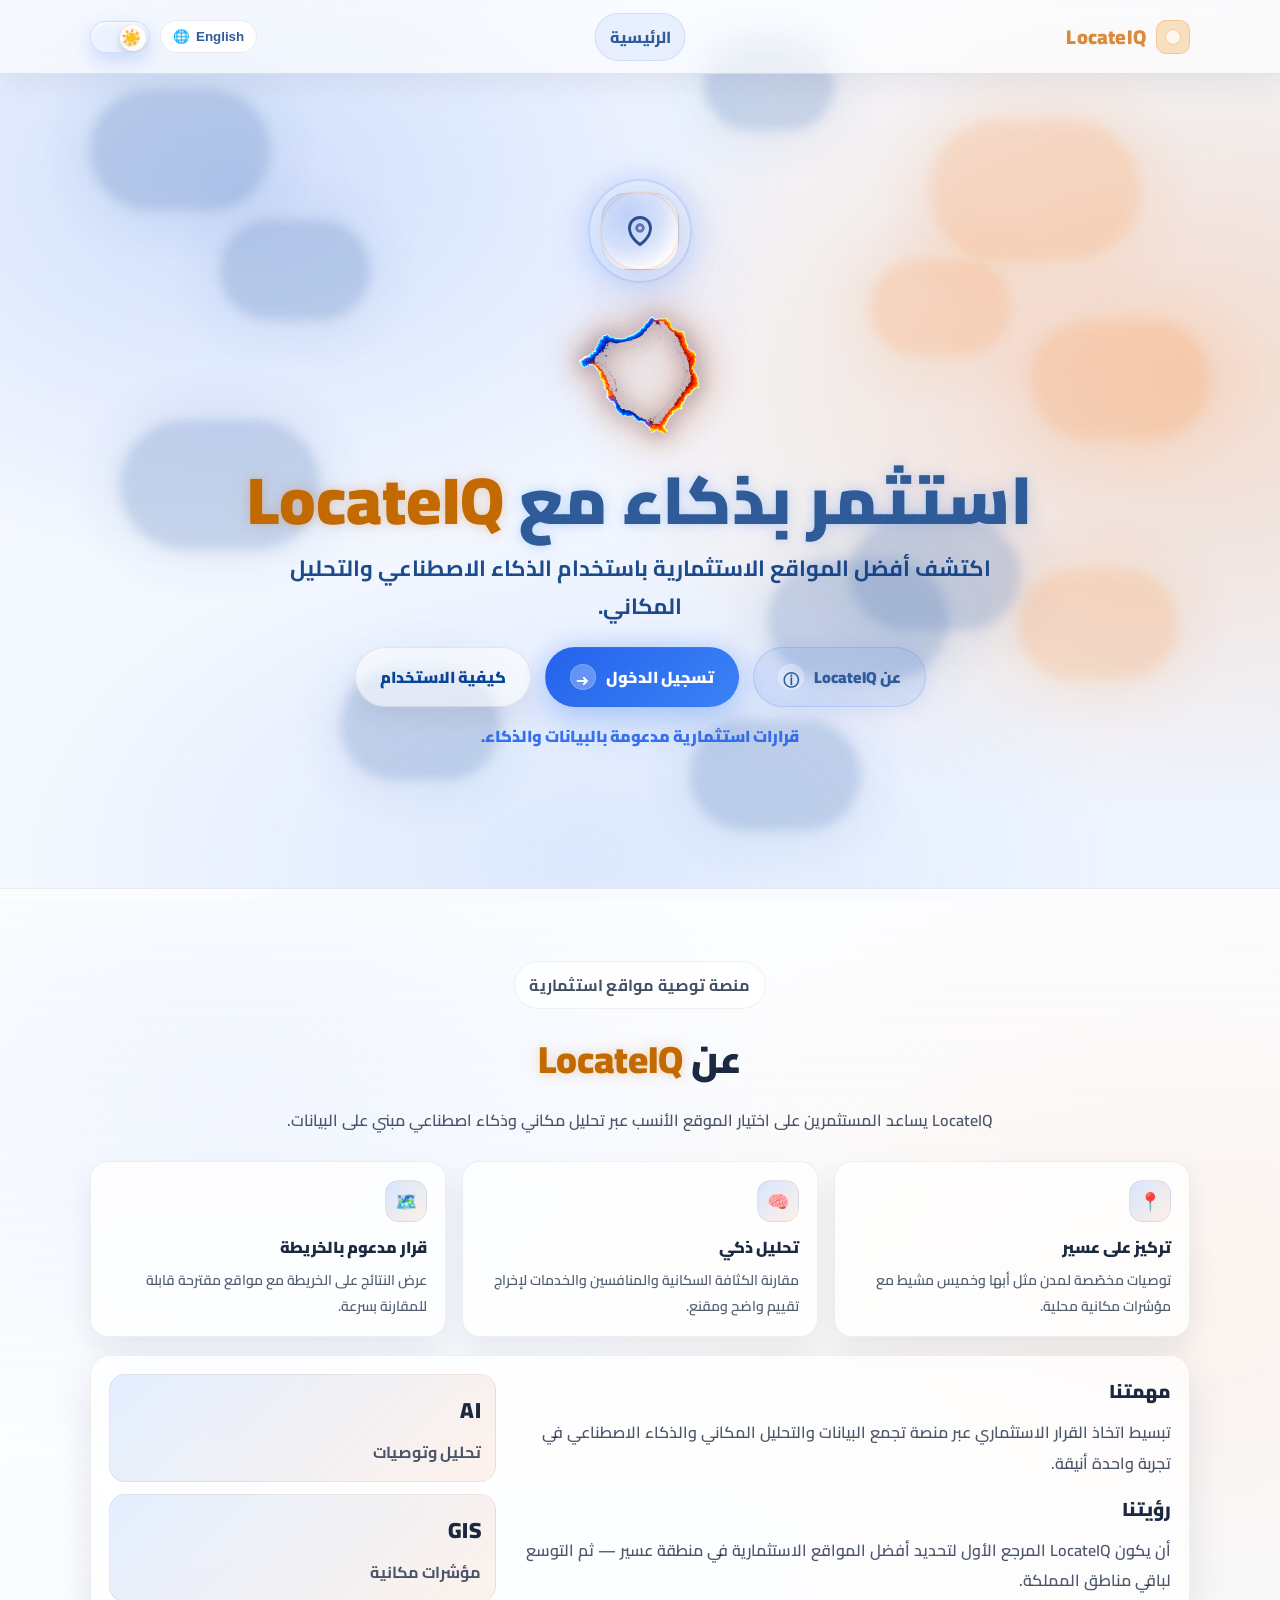
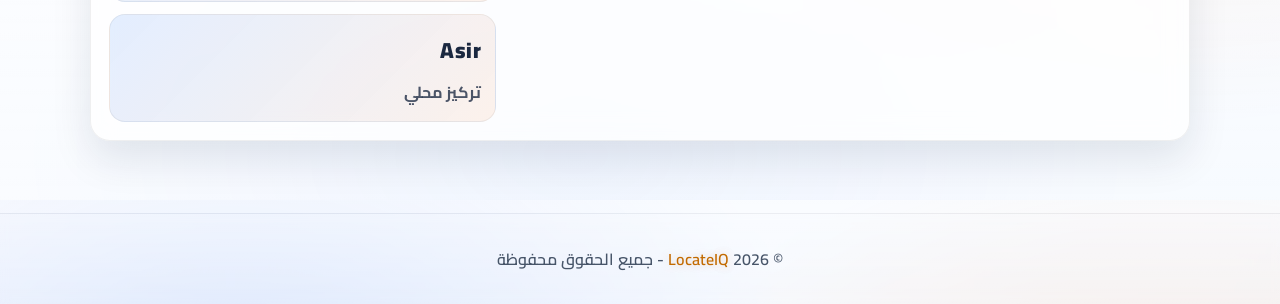
<file: new_project/index.html>
<!doctype html>
<html lang="ar" dir="rtl">
<head>
  <meta charset="UTF-8" />
  <meta name="viewport" content="width=device-width, initial-scale=1.0"/>
  <title data-i18n-title="home_title">LocateIQ | الصفحة الرئيسية</title>

  <!-- Font -->
  <link rel="preconnect" href="https://fonts.googleapis.com">
  <link rel="preconnect" href="https://fonts.gstatic.com" crossorigin>
  <link href="https://fonts.googleapis.com/css2?family=Cairo:wght@400;600;700;800;900&display=swap" rel="stylesheet">

  <link rel="stylesheet" href="main.css">
  <link rel="stylesheet" href="home.css">
  <script src="theme.js"></script>
</head>

<body>

  <!-- Background blobs -->
  <div class="bg" aria-hidden="true">
    <span class="blob b1"></span>
    <span class="blob b2"></span>
    <span class="blob b3"></span>
    <span class="blob b4 orange"></span>
    <span class="blob b5 orange"></span>
    <span class="blob b6"></span>
    <span class="blob b7"></span>
    <span class="blob b8"></span>
    <span class="blob b9"></span>
    <span class="blob b10 orange"></span>
    <span class="blob b11"></span>
    <span class="blob b12 orange"></span>
  </div>

  <!-- Top Navbar -->
  <header class="topbar">
    <div class="container topbar-inner">

      <a class="brand" href="#">
        <span class="brand-text">LocateIQ</span>
        <span class="brand-icon" aria-hidden="true">
          <svg viewBox="0 0 24 24" fill="none">
            <path d="M12 2a10 10 0 1 0 0 20 10 10 0 0 0 0-20Z" opacity=".7"/>
            <path d="M14.8 9.2 9.2 14.8l2.2-5.6 3.4 0Z" />
            <path d="M9.2 14.8 14.8 9.2l-2.2 5.6-3.4 0Z" opacity=".7"/>
          </svg>
        </span>
      </a>

      <nav class="nav-center" aria-label="روابط">
        <a class="nav-link active" href="#" data-i18n="nav_home">الرئيسية</a>
      </nav>

      <div class="actions">
        <button class="lang-btn" id="langBtn" type="button">
          <span id="langText">English</span>
          <span class="mini-ic" aria-hidden="true">🌐</span>
        </button>
        <button class="theme-btn" id="themeBtn" type="button" aria-label="Theme">
          <span id="themeText" style="display:none;">Dark</span>
          <span class="theme-moon">🌙</span>
        </button>
      </div>

    </div>
  </header>

  <!-- Hero -->
  <main class="hero">
    <div class="container hero-inner">

      <div class="hero-icon" aria-hidden="true">
        <div class="pulse-ring"></div>
        <div class="pulse-ring r2"></div>
        <div class="pin">
          <svg viewBox="0 0 24 24" fill="none">
            <path d="M12 21s7-4.4 7-11a7 7 0 1 0-14 0c0 6.6 7 11 7 11Z"/>
            <path d="M12 12.2a2.2 2.2 0 1 0 0-4.4 2.2 2.2 0 0 0 0 4.4Z" opacity=".7"/>
          </svg>
        </div>
      </div>

      <div class="map-wrap" aria-hidden="true">
        <img class="asir-outline" src="asir-outline.png" alt="">
      </div>

      <h1 class="title">
        استثمر بذكاء مع <span class="brand-glow">LocateIQ</span>
      </h1>

      <p class="subtitle">
        اكتشف أفضل المواقع الاستثمارية باستخدام الذكاء الاصطناعي والتحليل المكاني.
      </p>

      <div class="cta">
        <a class="btn btn-secondary" href="#about">
          <span data-i18n="btn_about">عن LocateIQ</span>
          <span class="btn-ic" aria-hidden="true">ⓘ</span>
        </a>

        <a class="btn btn-primary" href="login.html">
          <span data-i18n="btn_login">تسجيل الدخول</span>
          <span class="btn-ic" aria-hidden="true">➜</span>
        </a>

        <a class="btn btn-ghost" href="how.html">
          <span data-i18n="btn_how">كيفية الاستخدام</span>
        </a>
      </div>

      <p class="tagline" data-i18n="hero_tagline">قرارات استثمارية مدعومة بالبيانات والذكاء.</p>

    </div>
  </main>
<!-- ABOUT SECTION -->
  <section class="about" id="about">
    <div class="container about-wrap">

      <header class="about-head">
        <span class="about-kicker" data-i18n="about_kicker">منصة توصية مواقع استثمارية</span>

        <h2 class="about-title">
          <span data-i18n="about_title_prefix">عن</span>
          <span class="brand-glow">LocateIQ</span>
        </h2>

        <p class="about-sub" data-i18n="about_sub">
          LocateIQ يساعد المستثمرين على اختيار الموقع الأنسب عبر تحليل مكاني وذكاء اصطناعي مبني على البيانات.
        </p>
      </header>

      <!-- Highlights -->
      <div class="about-grid">
        <article class="about-card">
          <div class="about-card-ic" aria-hidden="true">📍</div>
          <h3 class="about-card-title" data-i18n="about_c1_title">تركيز على عسير</h3>
          <p class="about-card-text" data-i18n="about_c1_text">
            توصيات مخصّصة لمدن مثل أبها وخميس مشيط مع مؤشرات مكانية محلية.
          </p>
        </article>

        <article class="about-card">
          <div class="about-card-ic" aria-hidden="true">🧠</div>
          <h3 class="about-card-title" data-i18n="about_c2_title">تحليل ذكي</h3>
          <p class="about-card-text" data-i18n="about_c2_text">
            مقارنة الكثافة السكانية والمنافسين والخدمات لإخراج تقييم واضح ومقنع.
          </p>
        </article>

        <article class="about-card">
          <div class="about-card-ic" aria-hidden="true">🗺️</div>
          <h3 class="about-card-title" data-i18n="about_c3_title">قرار مدعوم بالخريطة</h3>
          <p class="about-card-text" data-i18n="about_c3_text">
            عرض النتائج على الخريطة مع مواقع مقترحة قابلة للمقارنة بسرعة.
          </p>
        </article>
      </div>

      <!-- Mission + Stats -->
      <div class="about-panel">
        <div class="about-panel-main">
          <h3 class="about-panel-title" data-i18n="about_mission_title">مهمتنا</h3>
          <p class="about-panel-text" data-i18n="about_mission_text">
            تبسيط اتخاذ القرار الاستثماري عبر منصة تجمع البيانات والتحليل المكاني والذكاء الاصطناعي في تجربة واحدة أنيقة.
          </p>

          <h3 class="about-panel-title" data-i18n="about_vision_title">رؤيتنا</h3>
          <p class="about-panel-text" data-i18n="about_vision_text">
            أن يكون LocateIQ المرجع الأول لتحديد أفضل المواقع الاستثمارية في منطقة عسير — ثم التوسع لباقي مناطق المملكة.
          </p>
        </div>

        <div class="about-panel-stats" aria-label="Stats">
          <div class="stat">
            <div class="stat-num">AI</div>
            <div class="stat-label" data-i18n="stat1">تحليل وتوصيات</div>
          </div>
          <div class="stat">
            <div class="stat-num">GIS</div>
            <div class="stat-label" data-i18n="stat2">مؤشرات مكانية</div>
          </div>
          <div class="stat">
            <div class="stat-num">Asir</div>
            <div class="stat-label" data-i18n="stat3">تركيز محلي</div>
          </div>
        </div>
      </div>

    </div>
  </section>

  <!-- FOOTER (جديد) -->
  <footer class="about-footer">
    <div class="container">
      <p>© 2026 <span class="brand-glow">LocateIQ</span> - <span data-i18n="footer_rights">جميع الحقوق محفوظة</span></p>
    </div>
  </footer>

  <script src="script.js"></script>
</body>
</html>
</file>
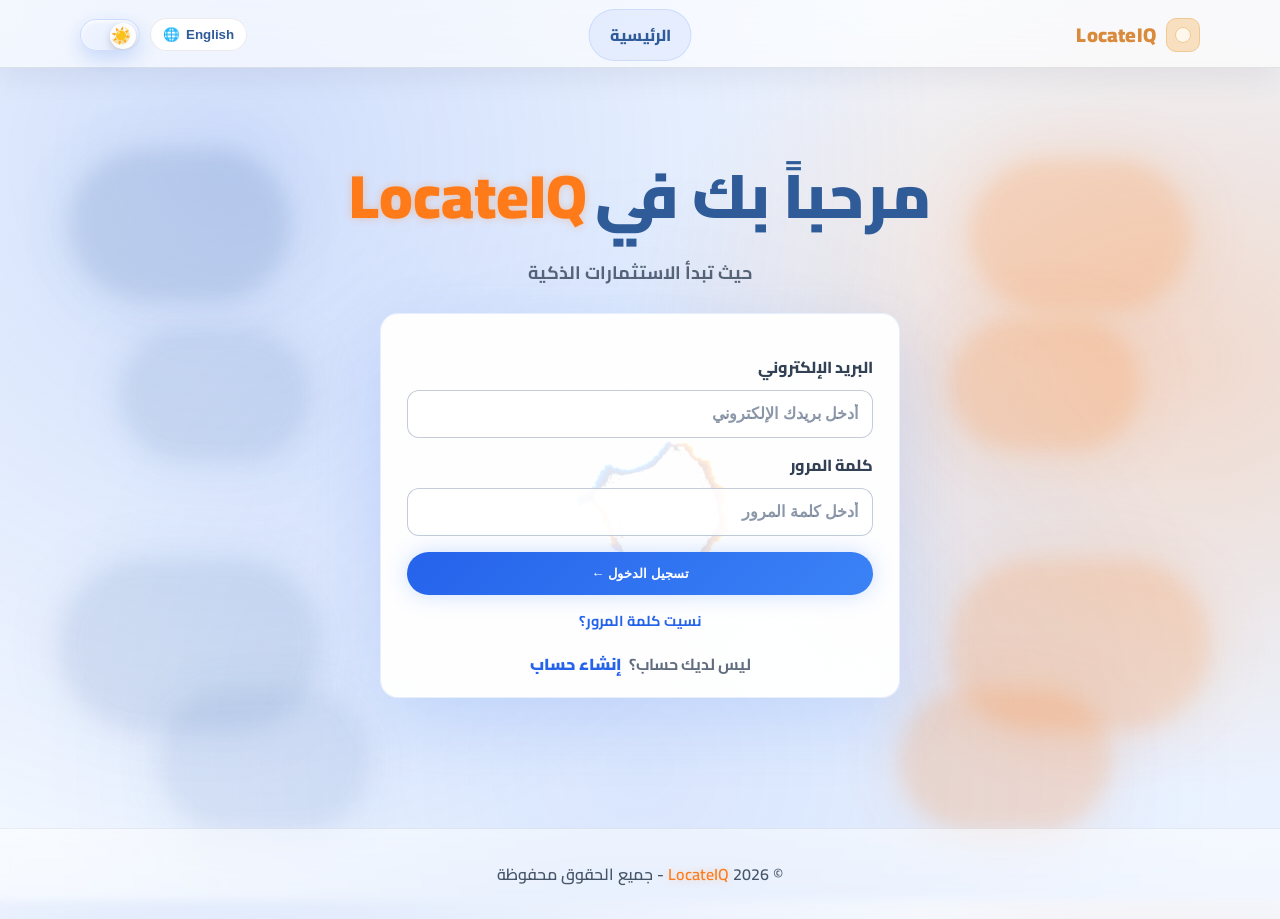
<file: new_project/admin-settings.html>
<!doctype html>
<html lang="ar" dir="rtl">
<head>
  <meta charset="UTF-8" />
  <meta name="viewport" content="width=device-width, initial-scale=1.0"/>
  <title data-i18n="settings_title">LocateIQ | إعدادات النظام</title>

  <!-- Fonts -->
  <link rel="preconnect" href="https://fonts.googleapis.com">
  <link rel="preconnect" href="https://fonts.gstatic.com" crossorigin>
  <link href="https://fonts.googleapis.com/css2?family=Cairo:wght@400;600;700;800;900&display=swap" rel="stylesheet">

  <!-- CSS -->
  <link rel="stylesheet" href="main.css">
  <link rel="stylesheet" href="admin.css">
  <script src="theme.js"></script>
</head>
<body>

  <!-- Background blobs -->
  <div class="bg" aria-hidden="true">
    <span class="blob b1"></span>
    <span class="blob b2"></span>
    <span class="blob b3"></span>
    <span class="blob b4 orange"></span>
    <span class="blob b5 orange"></span>
    <span class="blob b6"></span>
    <span class="blob b7"></span>
    <span class="blob b8"></span>
  </div>

  <!-- Admin Topbar -->
  <header class="topbar admin-topbar">
    <div class="container topbar-inner">
      <a class="brand" href="index.html" aria-label="LocateIQ Home">
        <span class="brand-icon" aria-hidden="true">
          <svg viewBox="0 0 24 24" fill="none">
            <path d="M12 2a10 10 0 1 0 0 20 10 10 0 0 0 0-20Z" opacity=".7"/>
            <path d="M14.8 9.2 9.2 14.8l2.2-5.6 3.4 0Z" />
            <path d="M9.2 14.8 14.8 9.2l-2.2 5.6-3.4 0Z" opacity=".7"/>
          </svg>
        </span>
        <span class="brand-text">LocateIQ</span>
      </a>

      <nav class="nav-center" aria-label="روابط">
        <a class="nav-link" href="index.html" data-i18n="nav_home">الرئيسية</a>
      </nav>

      <div class="actions">
        <button class="lang-btn" id="langBtn" type="button">
          <span id="langText">English</span>
          <span class="mini-ic" aria-hidden="true">🌐</span>
        </button>
        <button class="theme-btn" id="themeBtn" type="button" aria-label="Theme">
          <span id="themeText" style="display:none;">Dark</span>
          <span class="theme-moon">🌙</span>
        </button>
      </div>
    </div>
  </header>

  <!-- Main Layout -->
  <div class="admin-layout">
    
    <!-- Sidebar -->
    <aside class="admin-sidebar">
      <div class="sidebar-header">
        <div class="user-info">
          <div class="user-avatar">👤</div>
          <div class="user-details">
            <div class="user-name">Admin User</div>
            <div class="user-role" data-i18n="admin_role">مدير النظام</div>
          </div>
        </div>
      </div>

      <nav class="sidebar-nav">
        <a href="admin.html" class="nav-link" data-i18n="home">
          <span class="nav-icon">🏠</span>
          <span class="nav-text">الرئيسية</span>
        </a>
        
        <a href="admin-users.html" class="nav-link" data-i18n="users">
          <span class="nav-icon">👥</span>
          <span class="nav-text">المستخدمين</span>
        </a>
        
        <a href="admin-settings.html" class="nav-link active" data-i18n="settings">
          <span class="nav-icon">⚙️</span>
          <span class="nav-text">الإعدادات</span>
        </a>

        <a href="dashboard.html" class="nav-link" data-i18n="user_dashboard">
          <span class="nav-icon">💬</span>
          <span class="nav-text">واجهة المستخدم</span>
        </a>

        <a href="#" class="nav-link" id="themeCustomizer" data-i18n="customize_theme">
          <span class="nav-icon">🎨</span>
          <span class="nav-text">تخصيص المظهر</span>
        </a>
      </nav>

      <div class="sidebar-footer">
        <button class="logout-btn" id="logoutBtn">
          <span class="nav-icon">🚪</span>
          <span class="nav-text" data-i18n="logout">تسجيل الخروج</span>
        </button>
      </div>
    </aside>

    <!-- Main Content -->
    <main class="admin-content">
      <div class="container">

        <!-- Page Header -->
        <header class="page-head">
          <h1 class="page-title" data-i18n="settings_title">إعدادات النظام</h1>
          <p class="page-sub" data-i18n="settings_sub">التحكم في إعدادات المنصة</p>
        </header>

        <!-- Settings Grid -->
        <div class="settings-grid">

          <!-- الإعدادات العامة -->
          <section class="admin-section">
            <h2>
              <span class="section-icon">⚙️</span>
              <span data-i18n="general_settings">الإعدادات العامة</span>
            </h2>
            <div class="settings-form">
              <div class="setting-item">
                <label data-i18n="site_name">اسم الموقع</label>
                <input type="text" value="LocateIQ" class="setting-input">
              </div>
              <div class="setting-item">
                <label data-i18n="admin_email">بريد الأدمن</label>
                <input type="email" value="admin@locateiq.com" class="setting-input">
              </div>
              <div class="setting-item">
                <label data-i18n="maintenance_mode">وضع الصيانة</label>
                <select class="setting-select">
                  <option value="off" selected data-i18n="off">معطل</option>
                  <option value="on" data-i18n="on">مفعل</option>
                </select>
              </div>
            </div>
          </section>

          <!-- إعدادات الذكاء الاصطناعي -->
          <section class="admin-section">
            <h2>
              <span class="section-icon">🧠</span>
              <span data-i18n="ai_settings">إعدادات الذكاء الاصطناعي</span>
            </h2>
            <div class="settings-form">
              <div class="setting-item">
                <label data-i18n="ml_model">نموذج الذكاء</label>
                <div class="static-value">K-Means</div>
              </div>
              <div class="setting-item">
                <label data-i18n="clusters">عدد المجموعات</label>
                <div class="static-value">30</div>
              </div>
              <div class="setting-item">
                <label data-i18n="accuracy">دقة النموذج</label>
                <input type="range" min="0" max="100" value="87" class="setting-range" id="accuracyRange">
                <span class="range-value" id="accuracyValue">87%</span>
              </div>
              <p class="setting-hint" data-i18n="accuracy_hint">تغيير الدقة يعيد تدريب النموذج</p>
            </div>
          </section>

          <!-- إعدادات الخريطة -->
          <section class="admin-section">
            <h2>
              <span class="section-icon">🗺️</span>
              <span data-i18n="map_settings">إعدادات الخريطة</span>
            </h2>
            <div class="settings-form">
              <div class="setting-item">
                <label data-i18n="map_style">نمط الخريطة</label>
                <select class="setting-select" id="mapStyle">
                  <option value="streets" selected data-i18n="streets">شوارع</option>
                  <option value="satellite" data-i18n="satellite">قمر صناعي</option>
                  <option value="terrain" data-i18n="terrain">تضاريس</option>
                </select>
              </div>
              <div class="setting-item">
                <label data-i18n="default_zoom">التكبير الافتراضي</label>
                <input type="number" value="12" min="5" max="18" class="setting-input" id="defaultZoom">
              </div>
              <div class="setting-item">
                <label data-i18n="show_clusters">عرض المجموعات</label>
                <input type="checkbox" checked class="setting-checkbox" id="showClusters">
              </div>
              <div class="setting-item">
                <label data-i18n="cluster_colors">ألوان المجموعات</label>
                <div class="color-preview">
                  <span class="color-dot green"></span> <span data-i18n="high_suitable">مناسب جداً (1-10)</span>
                  <span class="color-dot yellow"></span> <span data-i18n="medium_suitable">متوسط (11-20)</span>
                  <span class="color-dot red"></span> <span data-i18n="low_suitable">غير مناسب (21-30)</span>
                </div>
              </div>
            </div>
          </section>

        </div>

        <!-- Save Button -->
        <div class="settings-actions">
          <button class="save-settings-btn" id="saveSettings">
            <span>💾</span>
            <span data-i18n="save_settings">حفظ الإعدادات</span>
          </button>
        </div>

      </div>
    </main>
  </div>

  <!-- Footer -->
  <footer class="admin-footer">
    <div class="container">
      <p>© 2026 <span class="brand-glow">LocateIQ</span> - <span data-i18n="footer_rights">جميع الحقوق محفوظة</span></p>
    </div>
  </footer>

  <script src="admin.js"></script>
  <script>
    document.addEventListener('DOMContentLoaded', () => {
      // تحديث قيمة الدقة
      const accuracyRange = document.getElementById('accuracyRange');
      const accuracyValue = document.getElementById('accuracyValue');
      
      if (accuracyRange) {
        accuracyRange.addEventListener('input', () => {
          accuracyValue.textContent = accuracyRange.value + '%';
        });
      }

      // حفظ الإعدادات
      document.getElementById('saveSettings')?.addEventListener('click', () => {
        const accuracy = document.getElementById('accuracyRange').value;
        alert(`تم حفظ الإعدادات\nدقة النموذج: ${accuracy}% (محاكاة)`);
        
        // هنا راح نرسل للباك ايند
        // fetch('/api/settings', { method: 'POST', body: JSON.stringify({ accuracy }) })
      });
    });
  </script>
</body>
</html>
</file>
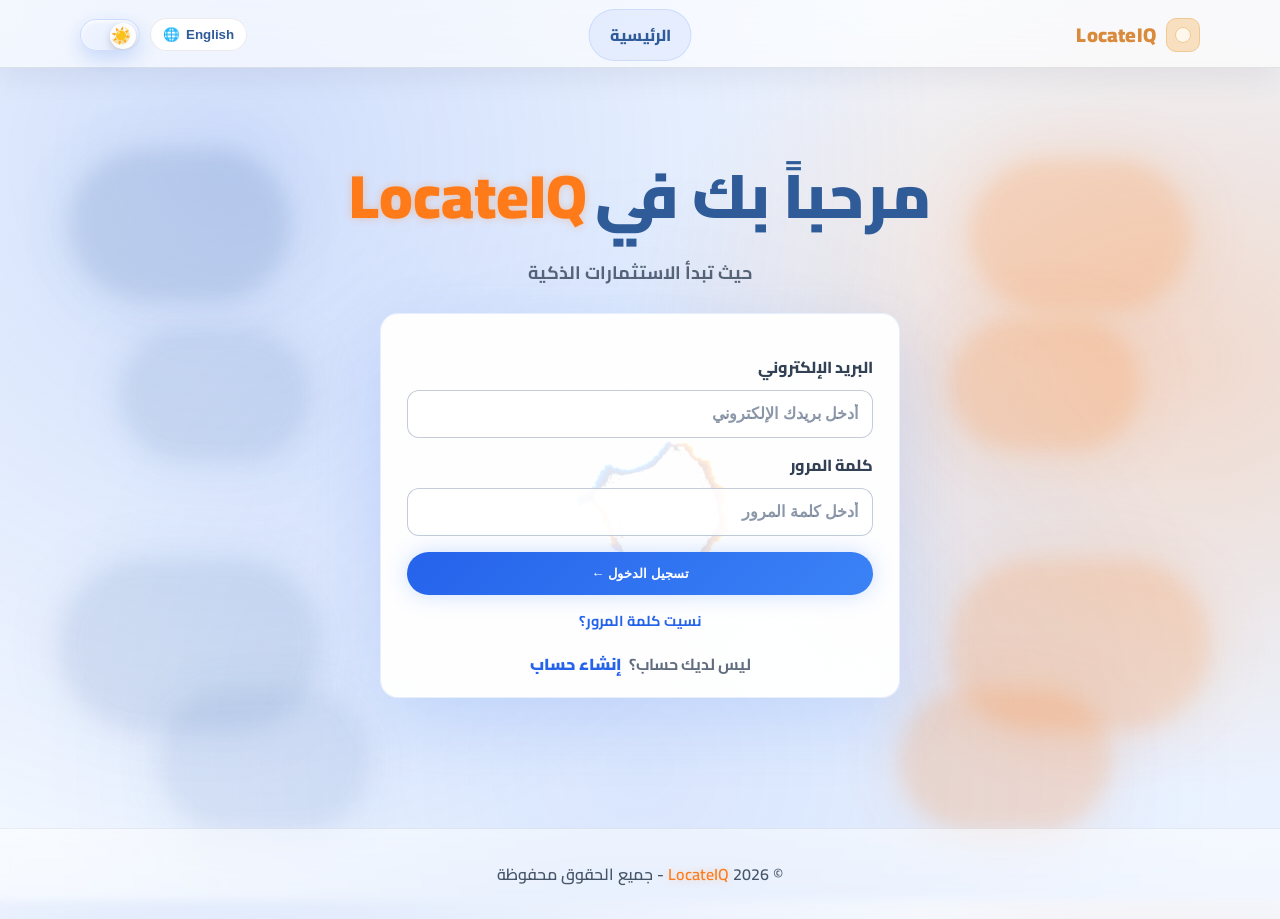
<file: new_project/admin-users.html>
<!doctype html>
<html lang="ar" dir="rtl">
<head>
  <meta charset="UTF-8" />
  <meta name="viewport" content="width=device-width, initial-scale=1.0"/>
  <title data-i18n="users_title">LocateIQ | إدارة المستخدمين</title>

  <!-- Fonts -->
  <link rel="preconnect" href="https://fonts.googleapis.com">
  <link rel="preconnect" href="https://fonts.gstatic.com" crossorigin>
  <link href="https://fonts.googleapis.com/css2?family=Cairo:wght@400;600;700;800;900&display=swap" rel="stylesheet">

  <!-- CSS -->
  <link rel="stylesheet" href="main.css">
  <link rel="stylesheet" href="admin.css">
  <script src="theme.js"></script>
</head>
<body>

  <!-- Background blobs -->
  <div class="bg" aria-hidden="true">
    <span class="blob b1"></span>
    <span class="blob b2"></span>
    <span class="blob b3"></span>
    <span class="blob b4 orange"></span>
    <span class="blob b5 orange"></span>
    <span class="blob b6"></span>
    <span class="blob b7"></span>
    <span class="blob b8"></span>
  </div>

  <!-- Admin Topbar -->
  <header class="topbar admin-topbar">
    <div class="container topbar-inner">
      <a class="brand" href="index.html">
  <span class="brand-icon" aria-hidden="true">
    <svg viewBox="0 0 24 24" fill="none" width="24" height="24">
      <path d="M12 2a10 10 0 1 0 0 20 10 10 0 0 0 0-20Z" opacity=".7" fill="#ff7a18"/>
      <path d="M14.8 9.2 9.2 14.8l2.2-5.6 3.4 0Z" fill="#ff7a18"/>
      <path d="M9.2 14.8 14.8 9.2l-2.2 5.6-3.4 0Z" opacity=".7" fill="#ff7a18"/>
    </svg>
  </span>
  <span class="brand-text" style="color: #ff7a18 !important;">Locate<span class="brand-glow">IQ</span></span>
</a>

      <nav class="nav-center" aria-label="روابط">
        <a class="nav-link" href="index.html" data-i18n="nav_home">الرئيسية</a>
      </nav>

      <div class="actions">
        <button class="lang-btn" id="langBtn" type="button">
          <span id="langText">English</span>
          <span class="mini-ic" aria-hidden="true">🌐</span>
        </button>
        <button class="theme-btn" id="themeBtn" type="button" aria-label="Theme">
          <span id="themeText" style="display:none;">Dark</span>
          <span class="theme-moon">🌙</span>
        </button>
      </div>
    </div>
  </header>

  <!-- Main Layout -->
  <div class="admin-layout">
    
    <!-- Sidebar -->
    <aside class="admin-sidebar">
      <div class="sidebar-header">
        <div class="user-info">
          <div class="user-avatar">👤</div>
          <div class="user-details">
            <div class="user-name">Admin User</div>
            <div class="user-role" data-i18n="admin_role">مدير النظام</div>
          </div>
        </div>
      </div>

      <nav class="sidebar-nav">
        <a href="admin.html" class="nav-link" data-i18n="home">
          <span class="nav-icon">🏠</span>
          <span class="nav-text">الرئيسية</span>
        </a>
        
        <a href="admin-users.html" class="nav-link active" data-i18n="users">
          <span class="nav-icon">👥</span>
          <span class="nav-text">المستخدمين</span>
        </a>
        
        
        <a href="admin-settings.html" class="nav-link" data-i18n="settings">
          <span class="nav-icon">⚙️</span>
          <span class="nav-text">الإعدادات</span>
        </a>

        <a href="dashboard.html" class="nav-link" data-i18n="user_dashboard">
          <span class="nav-icon">💬</span>
          <span class="nav-text">واجهة المستخدم</span>
        </a>

        <a href="#" class="nav-link" id="themeCustomizer" data-i18n="customize_theme">
          <span class="nav-icon">🎨</span>
          <span class="nav-text">تخصيص المظهر</span>
        </a>
      </nav>

      <div class="sidebar-footer">
        <button class="logout-btn" id="logoutBtn">
          <span class="nav-icon">🚪</span>
          <span class="nav-text" data-i18n="logout">تسجيل الخروج</span>
        </button>
      </div>
    </aside>

    <!-- Main Content -->
    <main class="admin-content">
      <div class="container">

        <!-- Page Header -->
        <header class="page-head">
          <h1 class="page-title" data-i18n="users_title">إدارة المستخدمين</h1>
          <p class="page-sub" data-i18n="users_sub">عرض وإدارة جميع مستخدمي المنصة</p>
        </header>

        <!-- Search and Add Bar -->
        <div class="users-toolbar">
          <div class="search-box">
            <input type="text" id="userSearch" data-i18n-placeholder="search_users" placeholder="بحث عن مستخدم...">
            <span class="search-ic">🔍</span>
          </div>
          <button class="add-user-btn" id="addUserBtn">
            <span>➕</span>
            <span data-i18n="add_user">إضافة مستخدم</span>
          </button>
        </div>

        <!-- Users Table -->
        <section class="admin-section">
          <div class="table-responsive">
            <table class="admin-table" id="usersTable">
              <thead>
                <tr>
                  <th data-i18n="id">#</th>
                  <th data-i18n="name">الاسم</th>
                  <th data-i18n="email">البريد</th>
                  <th data-i18n="role">الدور</th>
                  <th data-i18n="reg_date">تاريخ التسجيل</th>
                  <th data-i18n="status">الحالة</th>
                  <th data-i18n="actions">إجراءات</th>
                </tr>
              </thead>
              <tbody id="usersTableBody">
                <!-- بيانات وهمية -->
                <tr>
                  <td>1</td>
                  <td>سارا الشايع</td>
                  <td>sara@example.com</td>
                  <td><span class="role-badge user">مستخدم</span></td>
                  <td>2026-01-15</td>
                  <td><span class="status-badge active">نشط</span></td>
                  <td>
                    <button class="action-btn edit-btn" data-id="1">✏️</button>
                    <button class="action-btn delete-btn" data-id="1">🗑️</button>
                    <button class="action-btn view-btn" data-id="1">👁️</button>
                  </td>
                </tr>
                <tr>
                  <td>2</td>
                  <td>جود العصيمي</td>
                  <td>joud@example.com</td>
                  <td><span class="role-badge user">مستخدم</span></td>
                  <td>2026-01-20</td>
                  <td><span class="status-badge active">نشط</span></td>
                  <td>
                    <button class="action-btn edit-btn" data-id="2">✏️</button>
                    <button class="action-btn delete-btn" data-id="2">🗑️</button>
                    <button class="action-btn view-btn" data-id="2">👁️</button>
                  </td>
                </tr>
                <tr>
                  <td>3</td>
                  <td>أروى الغامدي</td>
                  <td>arwa@example.com</td>
                  <td><span class="role-badge admin">أدمن</span></td>
                  <td>2026-02-01</td>
                  <td><span class="status-badge active">نشط</span></td>
                  <td>
                    <button class="action-btn edit-btn" data-id="3">✏️</button>
                    <button class="action-btn delete-btn" data-id="3">🗑️</button>
                    <button class="action-btn view-btn" data-id="3">👁️</button>
                  </td>
                </tr>
                <tr>
                  <td>4</td>
                  <td>سارا عامر</td>
                  <td>sarah@example.com</td>
                  <td><span class="role-badge user">مستخدم</span></td>
                  <td>2026-02-10</td>
                  <td><span class="status-badge inactive">غير نشط</span></td>
                  <td>
                    <button class="action-btn edit-btn" data-id="4">✏️</button>
                    <button class="action-btn delete-btn" data-id="4">🗑️</button>
                    <button class="action-btn view-btn" data-id="4">👁️</button>
                  </td>
                </tr>
                <tr>
                  <td>5</td>
                  <td>عبير هادي</td>
                  <td>abeer@example.com</td>
                  <td><span class="role-badge user">مستخدم</span></td>
                  <td>2026-02-15</td>
                  <td><span class="status-badge active">نشط</span></td>
                  <td>
                    <button class="action-btn edit-btn" data-id="5">✏️</button>
                    <button class="action-btn delete-btn" data-id="5">🗑️</button>
                    <button class="action-btn view-btn" data-id="5">👁️</button>
                  </td>
                </tr>
              </tbody>
            </table>
          </div>
        </section>

      </div>
    </main>
  </div>

  <!-- Footer -->
  <footer class="admin-footer">
    <div class="container">
      <p>© 2026 <span class="brand-glow">LocateIQ</span> - <span data-i18n="footer_rights">جميع الحقوق محفوظة</span></p>
    </div>
  </footer>

  <script src="admin.js"></script>
  <script>
    // إضافة أحداث للأزرار (محاكاة)
    document.addEventListener('DOMContentLoaded', () => {
      // أزرار التعديل
      document.querySelectorAll('.edit-btn').forEach(btn => {
        btn.addEventListener('click', (e) => {
          const id = e.currentTarget.dataset.id;
          alert(`تعديل المستخدم رقم ${id} (محاكاة)`);
        });
      });

      // أزرار الحذف
      document.querySelectorAll('.delete-btn').forEach(btn => {
        btn.addEventListener('click', (e) => {
          const id = e.currentTarget.dataset.id;
          if (confirm(`هل أنت متأكد من حذف المستخدم رقم ${id}؟`)) {
            alert(`تم حذف المستخدم ${id} (محاكاة)`);
          }
        });
      });

      // أزرار العرض
      document.querySelectorAll('.view-btn').forEach(btn => {
        btn.addEventListener('click', (e) => {
          const id = e.currentTarget.dataset.id;
          alert(`عرض تفاصيل المستخدم ${id} (محاكاة)`);
        });
      });

      // زر إضافة مستخدم
      document.getElementById('addUserBtn')?.addEventListener('click', () => {
        alert('إضافة مستخدم جديد (محاكاة)');
      });

      // بحث (محاكاة)
      document.getElementById('userSearch')?.addEventListener('input', (e) => {
        console.log('بحث:', e.target.value);
      });
    });
  </script>
</body>
</html>
</file>
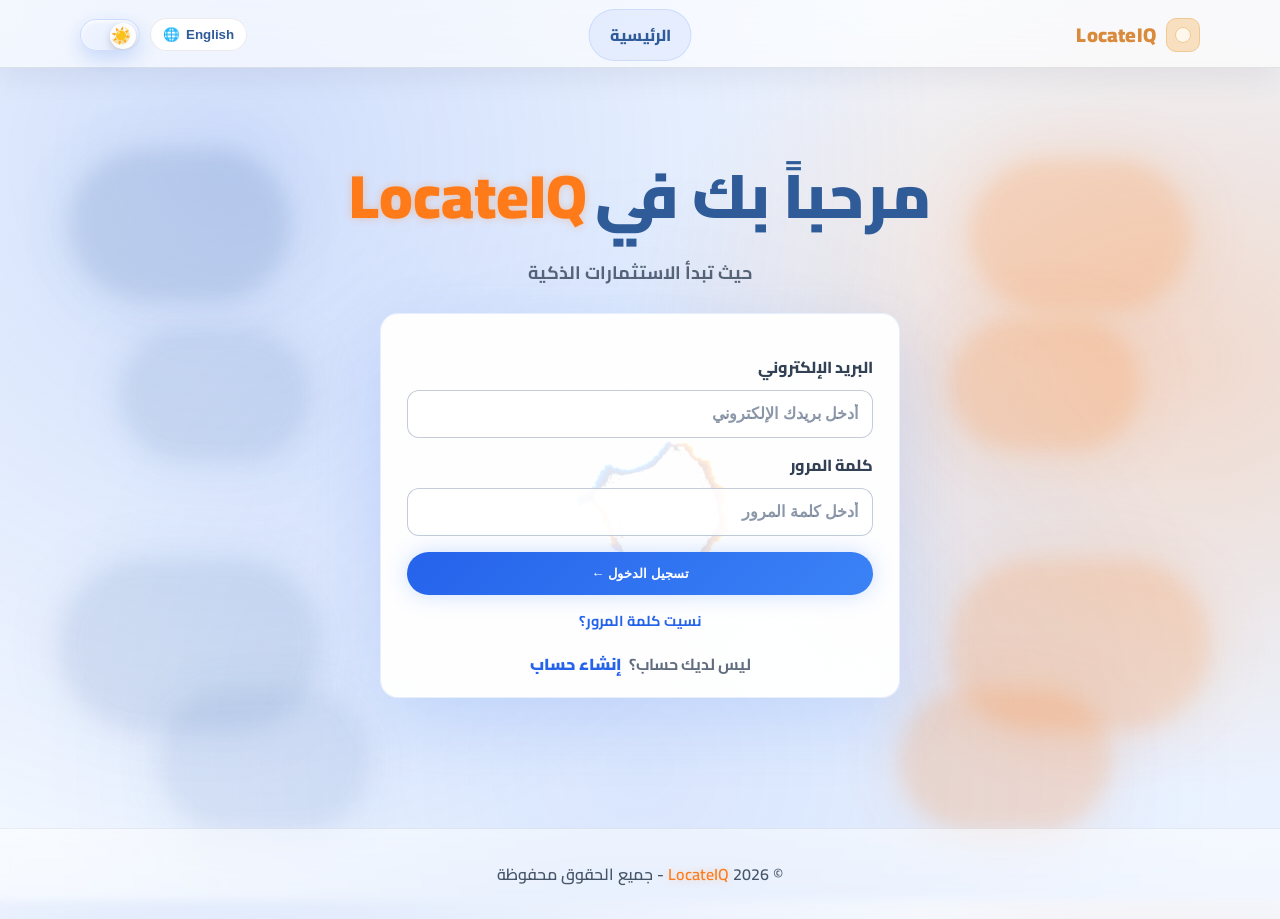
<file: new_project/admin.html>
<!doctype html>
<html lang="ar" dir="rtl">
<head>
  <meta charset="UTF-8" />
  <meta name="viewport" content="width=device-width, initial-scale=1.0"/>
  <title data-i18n="admin_title">LocateIQ | لوحة تحكم الأدمن</title>

  <!-- Fonts -->
  <link rel="preconnect" href="https://fonts.googleapis.com">
  <link rel="preconnect" href="https://fonts.gstatic.com" crossorigin>
  <link href="https://fonts.googleapis.com/css2?family=Cairo:wght@400;600;700;800;900&display=swap" rel="stylesheet">

  <!-- CSS -->
  <link rel="stylesheet" href="main.css">
  <link rel="stylesheet" href="admin.css">
  <script src="theme.js"></script>
</head>
<body>

  <!-- Background blobs -->
  <div class="bg" aria-hidden="true">
    <span class="blob b1"></span>
    <span class="blob b2"></span>
    <span class="blob b3"></span>
    <span class="blob b4 orange"></span>
    <span class="blob b5 orange"></span>
    <span class="blob b6"></span>
    <span class="blob b7"></span>
    <span class="blob b8"></span>
  </div>

  <!-- Admin Topbar (نفس الهوم) -->
  <header class="topbar admin-topbar">
    <div class="container topbar-inner">
<a class="brand" href="index.html">
  <span class="brand-icon" aria-hidden="true">
    <svg viewBox="0 0 24 24" fill="none" width="24" height="24">
      <path d="M12 2a10 10 0 1 0 0 20 10 10 0 0 0 0-20Z" opacity=".7" fill="#ff7a18"/>
      <path d="M14.8 9.2 9.2 14.8l2.2-5.6 3.4 0Z" fill="#ff7a18"/>
      <path d="M9.2 14.8 14.8 9.2l-2.2 5.6-3.4 0Z" opacity=".7" fill="#ff7a18"/>
    </svg>
  </span>
  <span class="brand-text" style="color: #ff7a18 !important;">Locate<span class="brand-glow">IQ</span></span>
</a>

      <nav class="nav-center" aria-label="روابط">
        <a class="nav-link" href="index.html" data-i18n="nav_home">الرئيسية</a>
      </nav>

      <div class="actions">
        <button class="lang-btn" id="langBtn" type="button">
          <span id="langText">English</span>
          <span class="mini-ic" aria-hidden="true">🌐</span>
        </button>
        <button class="theme-btn" id="themeBtn" type="button" aria-label="Theme">
          <span id="themeText" style="display:none;">Dark</span>
          <span class="theme-moon">🌙</span>
        </button>
      </div>
    </div>
  </header>

  <!-- Main Layout -->
  <div class="admin-layout">
    
    <!-- Sidebar -->
    <aside class="admin-sidebar">
      <div class="sidebar-header">
        <div class="user-info">
          <div class="user-avatar">👤</div>
          <div class="user-details">
            <div class="user-name">Admin User</div>
            <div class="user-role" data-i18n="admin_role">مدير النظام</div>
          </div>
        </div>
      </div>

      <nav class="sidebar-nav">
        <a href="admin.html" class="nav-link active" data-i18n="home" id="navHome">
          <span class="nav-icon">🏠</span>
          <span class="nav-text">الرئيسية</span>
        </a>
        
        <a href="admin-users.html" class="nav-link" data-i18n="users">
          <span class="nav-icon">👥</span>
          <span class="nav-text">المستخدمين</span>
        </a>
        
        
        <a href="admin-settings.html" class="nav-link" data-i18n="settings">
          <span class="nav-icon">⚙️</span>
          <span class="nav-text">الإعدادات</span>
        </a>

        <a href="dashboard.html" class="nav-link" data-i18n="user_dashboard">
          <span class="nav-icon">💬</span>
          <span class="nav-text">واجهة المستخدم</span>
        </a>

        <a href="#" class="nav-link" id="themeCustomizer" data-i18n="customize_theme">
          <span class="nav-icon">🎨</span>
          <span class="nav-text">تخصيص المظهر</span>
        </a>
      </nav>

      <div class="sidebar-footer">
        <button class="logout-btn" id="logoutBtn">
          <span class="nav-icon">🚪</span>
          <span class="nav-text" data-i18n="logout">تسجيل الخروج</span>
        </button>
      </div>
    </aside>

    <!-- Main Content -->
    <main class="admin-content">
      <div class="container">

        <!-- Page Header -->
        <header class="page-head">
          <h1 class="page-title" data-i18n="admin_dashboard_title">لوحة تحكم الأدمن</h1>
          <p class="page-sub" data-i18n="admin_dashboard_sub">مرحباً بك في لوحة التحكم، يمكنك إدارة النظام والإشراف على المستخدمين</p>
        </header>

        <!-- Stats Cards -->
        <div class="stats-grid">
          <div class="stat-card">
            <div class="stat-value" id="totalUsers">0</div>
            <div class="stat-label" data-i18n="total_users">إجمالي المستخدمين</div>
            <div class="stat-icon">👥</div>
          </div>
          <div class="stat-card">
            <div class="stat-value" id="totalAnalyses">0</div>
            <div class="stat-label" data-i18n="total_analyses">إجمالي التحليلات</div>
            <div class="stat-icon">📊</div>
          </div>
          <div class="stat-card">
            <div class="stat-value" id="activeNow">0</div>
            <div class="stat-label" data-i18n="active_now">نشط الآن</div>
            <div class="stat-icon">⚡</div>
          </div>
        </div>

        <!-- Recent Users Section -->
        <section class="admin-section">
          <h2>
            <span class="section-icon">👤</span>
            <span data-i18n="recent_users">آخر المستخدمين</span>
          </h2>
          <div class="table-responsive">
            <table class="admin-table">
              <thead>
                <tr>
                  <th data-i18n="name">الاسم</th>
                  <th data-i18n="email">البريد</th>
                  <th data-i18n="reg_date">تاريخ التسجيل</th>
                  <th data-i18n="status">الحالة</th>
                  <th data-i18n="actions">إجراءات</th>
                </tr>
              </thead>
              <tbody id="usersTableBody">
                <tr>
                  <td colspan="5" class="empty-state">
                    <div class="empty-icon">📭</div>
                    <p data-i18n="no_users">لا يوجد مستخدمين بعد</p>
                  </td>
                </tr>
              </tbody>
            </table>
          </div>
        </section>

        <!-- Recent Analyses Section -->
        <section class="admin-section">
          <h2>
            <span class="section-icon">📈</span>
            <span data-i18n="recent_analyses">آخر التحليلات</span>
          </h2>
          <div class="table-responsive">
            <table class="admin-table">
              <thead>
                <tr>
                  <th data-i18n="user">المستخدم</th>
                  <th data-i18n="project_type">نوع المشروع</th>
                  <th data-i18n="location">الموقع</th>
                  <th data-i18n="date">التاريخ</th>
                  <th data-i18n="result">النتيجة</th>
                </tr>
              </thead>
              <tbody id="analysesTableBody">
                <tr>
                  <td colspan="5" class="empty-state">
                    <div class="empty-icon">📭</div>
                    <p data-i18n="no_analyses">لا يوجد تحليلات بعد</p>
                  </td>
                </tr>
              </tbody>
            </table>
          </div>
        </section>

      </div>
    </main>
  </div>

  <!-- Footer -->
  <footer class="admin-footer">
    <div class="container">
      <p>©️ 2026 <span class="brand-glow">LocateIQ</span> - <span data-i18n="footer_rights">جميع الحقوق محفوظة</span></p>
    </div>
  </footer>

  <script src="admin.js"></script>
</body>
</html>
</file>
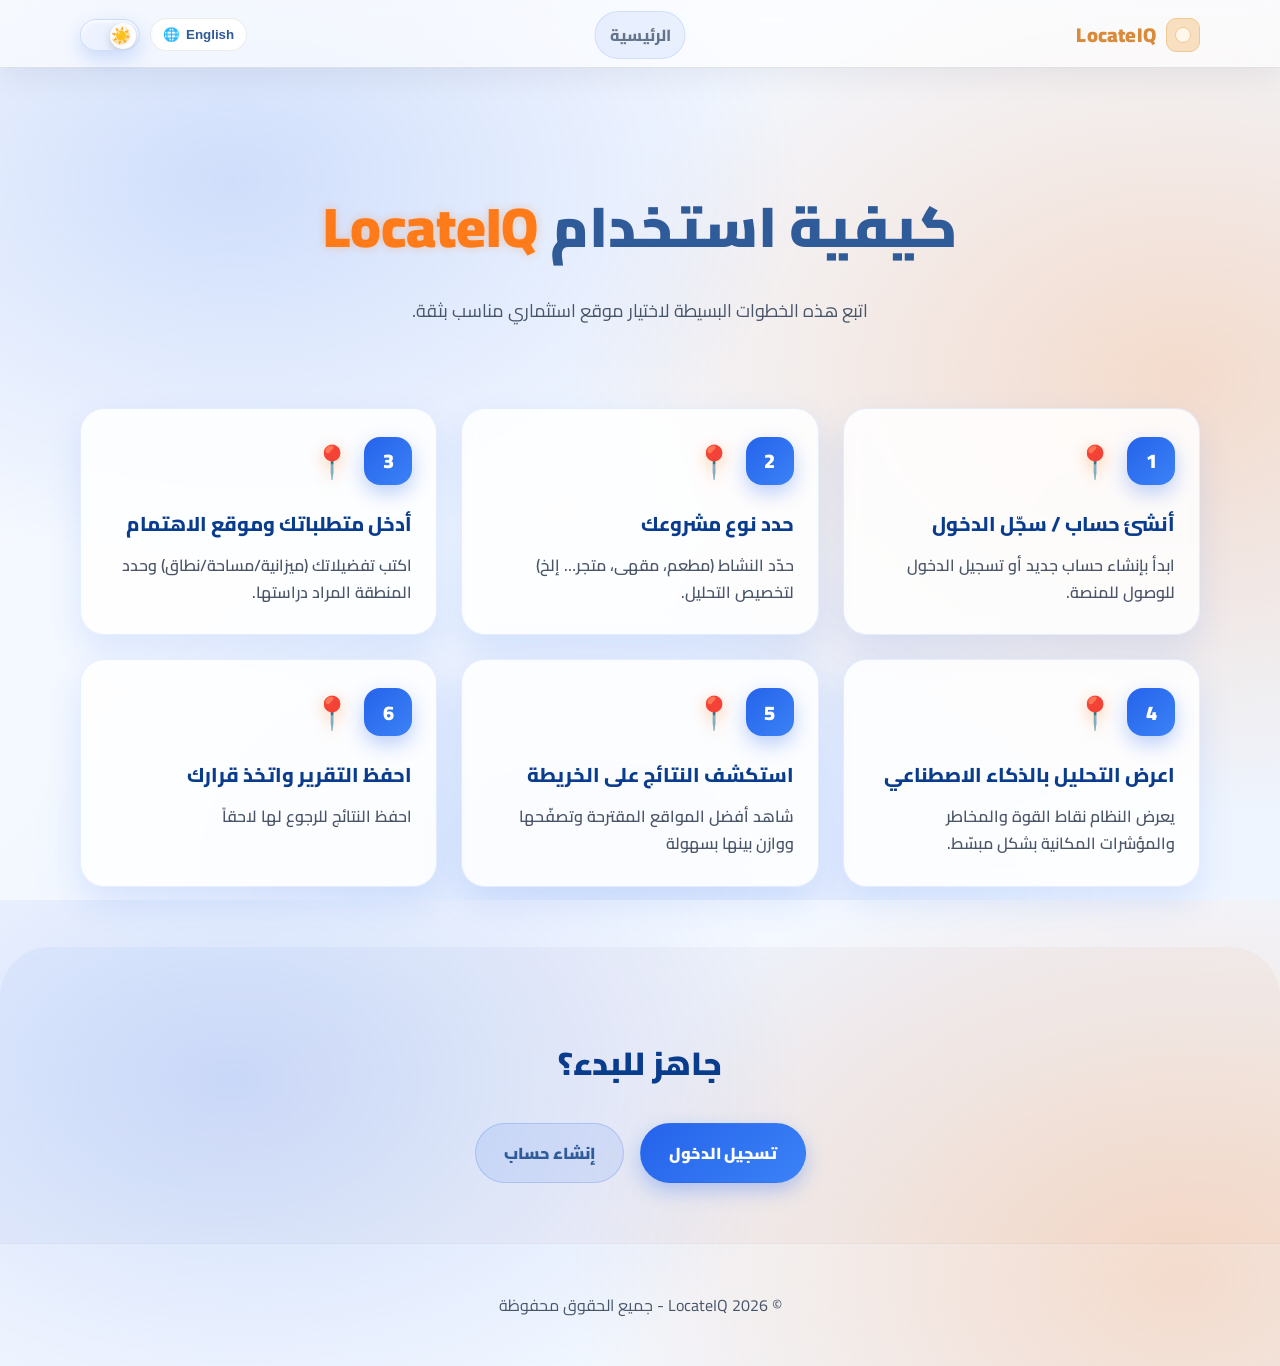
<file: new_project/how.html>
<!DOCTYPE html>
<html lang="ar" dir="rtl">
<head>
  <meta charset="UTF-8" />
  <meta name="viewport" content="width=device-width, initial-scale=1.0"/>
  <title>LocateIQ | كيفية الاستخدام</title>

  <!-- Fonts -->
  <link rel="preconnect" href="https://fonts.googleapis.com">
  <link rel="preconnect" href="https://fonts.gstatic.com" crossorigin>
  <link href="https://fonts.googleapis.com/css2?family=Cairo:wght@400;600;700;800;900&display=swap" rel="stylesheet">

  <!-- CSS -->
  <link rel="stylesheet" href="main.css">
  <link rel="stylesheet" href="how.css">

  <!-- Theme JS -->
  <script src="theme.js"></script>
</head>
<body>

  <!-- Background blobs -->
  <div class="bg" aria-hidden="true">
    <span class="blob b1"></span>
    <span class="blob b2"></span>
    <span class="blob b3"></span>
    <span class="blob b4 orange"></span>
    <span class="blob b5 orange"></span>
    <span class="blob b6"></span>
    <span class="blob b7"></span>
    <span class="blob b8"></span>
    <span class="blob b9"></span>
    <span class="blob b10 orange"></span>
    <span class="blob b11"></span>
    <span class="blob b12 orange"></span>
  </div>

  <!-- Top Navbar -->
  <header class="topbar">
    <div class="container topbar-inner">

      <a class="brand" href="index.html">
        <span class="brand-text">Locate<span class="brand-iq">IQ</span></span>
        <span class="brand-icon" aria-hidden="true">
          <svg viewBox="0 0 24 24" fill="none">
            <path d="M12 2a10 10 0 1 0 0 20 10 10 0 0 0 0-20Z" opacity=".7"/>
            <path d="M14.8 9.2 9.2 14.8l2.2-5.6 3.4 0Z" />
            <path d="M9.2 14.8 14.8 9.2l-2.2 5.6-3.4 0Z" opacity=".7"/>
          </svg>
        </span>
      </a>

      <nav class="nav-center" aria-label="روابط">
        <a class="nav-link" href="index.html" data-i18n="nav_home">الرئيسية</a>
      </nav>

      <div class="actions">
        <button class="lang-btn" id="langBtn" type="button">
          <span id="langText">English</span>
          <span class="mini-ic" aria-hidden="true">🌐</span>
        </button>
        <button class="theme-btn" id="themeBtn" type="button" aria-label="Theme">
          <span id="themeText" style="display:none;">Dark</span>
          <span class="theme-moon">🌙</span>
        </button>
      </div>

    </div>
  </header>

  <!-- Hero Section -->
  <section class="how-hero">
    <div class="container">
      <h1 class="how-hero-title-arabic" data-i18n="how_title_ar">
        كيفية استخدام <span class="brand-glow">LocateIQ</span>
      </h1>
      <h1 class="how-hero-title-english" data-i18n="how_title_en" style="display: none;">
        How to use <span class="brand-glow">LocateIQ</span>
      </h1>
      <p class="how-hero-sub-arabic" data-i18n="how_sub_ar">
        اتبع هذه الخطوات البسيطة لاختيار موقع استثماري مناسب بثقة.
      </p>
      <p class="how-hero-sub-english" data-i18n="how_sub_en" style="display: none;">
        Follow these simple steps to choose an investment location with confidence.
      </p>
    </div>
  </section>

  <!-- Steps Grid -->
  <section class="how-steps">
    <div class="container">
      <div class="steps-grid">

        <!-- Step 1 -->
        <div class="step-card">
          <div class="step-badge">
            <span class="num">1</span>
            <span class="pin-icon">📍</span>
          </div>
          <h3 class="step-title-arabic" data-i18n="s1_title_ar">أنشئ حساب / سجّل الدخول</h3>
          <h3 class="step-title-english" data-i18n="s1_title_en" style="display: none;">Create an account / Sign in</h3>
          <p class="step-text-arabic" data-i18n="s1_text_ar">ابدأ بإنشاء حساب جديد أو تسجيل الدخول للوصول للمنصة.</p>
          <p class="step-text-english" data-i18n="s1_text_en" style="display: none;">Start by creating a new account or signing in to access the platform.</p>
        </div>

        <!-- Step 2 -->
        <div class="step-card">
          <div class="step-badge">
            <span class="num">2</span>
            <span class="pin-icon">📍</span>
          </div>
          <h3 class="step-title-arabic" data-i18n="s2_title_ar">حدد نوع مشروعك</h3>
          <h3 class="step-title-english" data-i18n="s2_title_en" style="display: none;">Choose your project type</h3>
          <p class="step-text-arabic" data-i18n="s2_text_ar">حدّد النشاط (مطعم، مقهى، متجر… إلخ) لتخصيص التحليل.</p>
          <p class="step-text-english" data-i18n="s2_text_en" style="display: none;">Select your activity (restaurant, café, store, etc.) to tailor the analysis.</p>
        </div>

        <!-- Step 3 -->
        <div class="step-card">
          <div class="step-badge">
            <span class="num">3</span>
            <span class="pin-icon">📍</span>
          </div>
          <h3 class="step-title-arabic" data-i18n="s3_title_ar">أدخل متطلباتك وموقع الاهتمام</h3>
          <h3 class="step-title-english" data-i18n="s3_title_en" style="display: none;">Enter your requirements & area of interest</h3>
          <p class="step-text-arabic" data-i18n="s3_text_ar">اكتب تفضيلاتك (ميزانية/مساحة/نطاق) وحدد المنطقة المراد دراستها.</p>
          <p class="step-text-english" data-i18n="s3_text_en" style="display: none;">Provide your preferences (budget/area/range) and pick the area to study.</p>
        </div>

        <!-- Step 4 -->
        <div class="step-card">
          <div class="step-badge">
            <span class="num">4</span>
            <span class="pin-icon">📍</span>
          </div>
          <h3 class="step-title-arabic" data-i18n="s4_title_ar">اعرض التحليل بالذكاء الاصطناعي</h3>
          <h3 class="step-title-english" data-i18n="s4_title_en" style="display: none;">View the AI analysis</h3>
          <p class="step-text-arabic" data-i18n="s4_text_ar">يعرض النظام نقاط القوة والمخاطر والمؤشرات المكانية بشكل مبسّط.</p>
          <p class="step-text-english" data-i18n="s4_text_en" style="display: none;">See strengths, risks, and spatial indicators in a simplified way.</p>
        </div>

        <!-- Step 5 -->
        <div class="step-card">
          <div class="step-badge">
            <span class="num">5</span>
            <span class="pin-icon">📍</span>
          </div>
          <h3 class="step-title-arabic" data-i18n="s5_title_ar">استكشف النتائج على الخريطة</h3>
          <h3 class="step-title-english" data-i18n="s5_title_en" style="display: none;">Explore results on the map</h3>
          <p class="step-text-arabic" data-i18n="s5_text_ar">شاهد أفضل المواقع المقترحة وتصفّحها ووازن بينها بسهولة</p>
          <p class="step-text-english" data-i18n="s5_text_en" style="display: none;">Browse the best suggested locations and compare them easily.</p>
        </div>

        <!-- Step 6 -->
        <div class="step-card">
          <div class="step-badge">
            <span class="num">6</span>
            <span class="pin-icon">📍</span>
          </div>
          <h3 class="step-title-arabic" data-i18n="s6_title_ar">احفظ التقرير واتخذ قرارك</h3>
          <h3 class="step-title-english" data-i18n="s6_title_en" style="display: none;">Save the report & decide</h3>
          <p class="step-text-arabic" data-i18n="s6_text_ar">احفظ النتائج للرجوع لها لاحقاً</p>
          <p class="step-text-english" data-i18n="s6_text_en" style="display: none;">Save your results to revisit them later.</p>
        </div>

      </div>
    </div>
  </section>

 <!-- CTA Section -->
<section class="how-cta">
  <div class="container">
    <h2 class="cta-title-arabic" data-i18n="how_cta_title_ar">جاهز للبدء؟</h2>
    <h2 class="cta-title-english" data-i18n="how_cta_title_en" style="display: none;">Ready to start?</h2>
    
    <div class="cta-buttons">
      <a href="login.html" class="btn btn-primary" data-i18n="btn_login">تسجيل الدخول</a>
      
      <!-- الرابط الثاني: إنشاء حساب / Sign up -->
      <a href="signup.html" class="btn btn-secondary" data-i18n="btn_signup_ar">إنشاء حساب</a>
      <a href="signup.html" class="btn btn-secondary" data-i18n="btn_signup_en" style="display: none;">Sign up</a>
    </div>
  </div>
</section>

  <!-- Footer -->
  <footer class="how-footer">
    <div class="container">
      <p>© 2026 <span class="brand-glow">LocateIQ</span> - <span data-i18n="footer_rights">جميع الحقوق محفوظة</span></p>
    </div>
  </footer>

  <script src="script.js"></script>
</body>
</html>
</file>
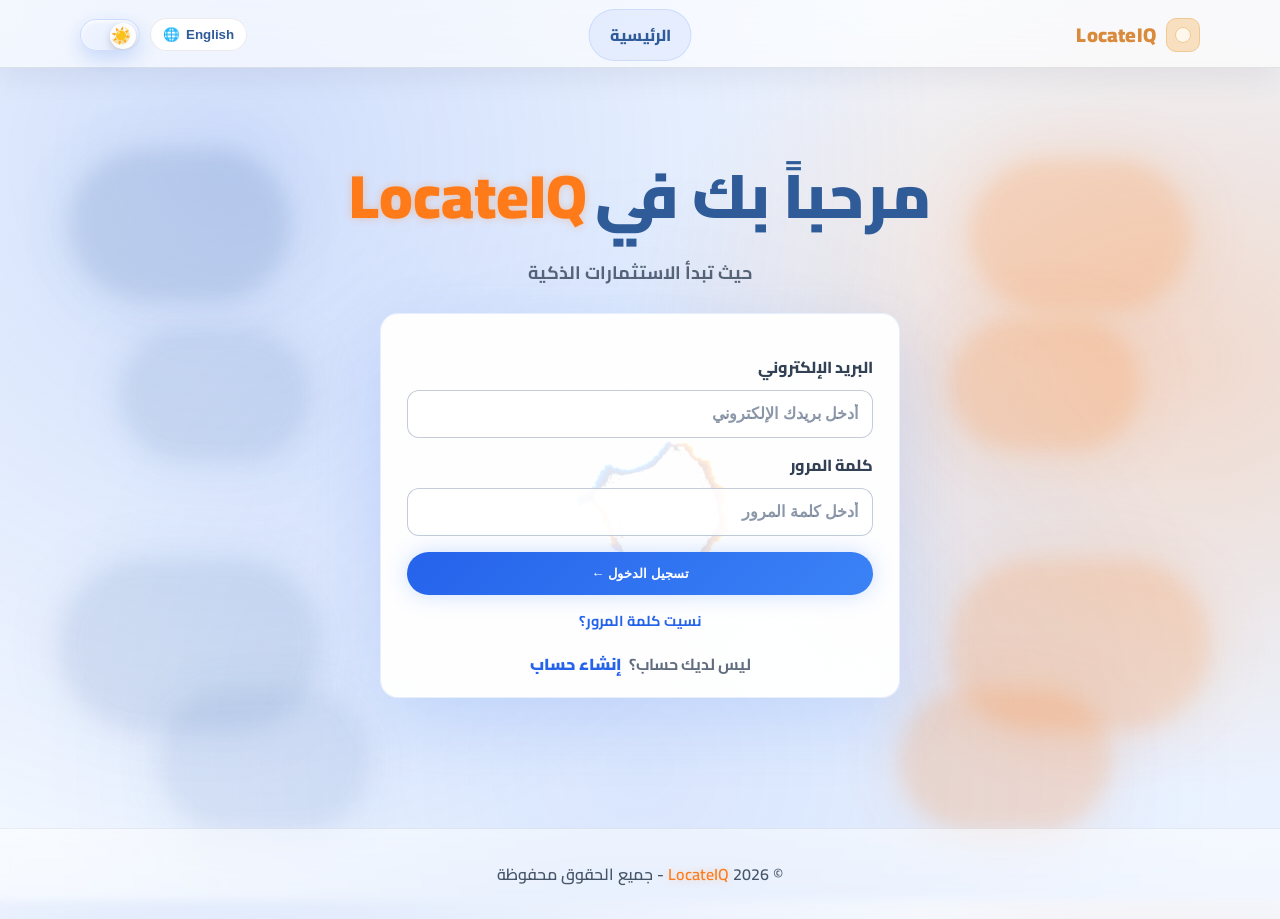
<file: new_project/login.html>
<!doctype html>
<html lang="ar" dir="rtl">
<head>
  <meta charset="UTF-8" />
  <meta name="viewport" content="width=device-width, initial-scale=1.0"/>
  <title>LocateIQ | تسجيل الدخول</title>

  <link rel="preconnect" href="https://fonts.googleapis.com">
  <link rel="preconnect" href="https://fonts.gstatic.com" crossorigin>
  <link href="https://fonts.googleapis.com/css2?family=Cairo:wght@400;600;700;800;900&display=swap" rel="stylesheet">

  <link rel="stylesheet" href="main.css">
  <link rel="stylesheet" href="login.css">
  <script src="theme.js"></script>
</head>

<body>

  <!-- Background blobs -->
  <div class="bg" aria-hidden="true">
    <span class="blob b1"></span>
    <span class="blob b2"></span>
    <span class="blob b3"></span>
    <span class="blob b4"></span>
    <span class="blob b5 orange"></span>
    <span class="blob b6 orange"></span>
    <span class="blob b7 orange"></span>
    <span class="blob b8 orange"></span>
  </div>

  <!-- Topbar -->
  <header class="topbar">
    <div class="container topbar-inner">
      <a class="brand" href="index.html">
        <span class="brand-text">Locate<span class="brand-iq">IQ</span></span>
        <span class="brand-icon" aria-hidden="true">
          <svg viewBox="0 0 24 24" fill="none">
            <path d="M12 2a10 10 0 1 0 0 20 10 10 0 0 0 0-20Z" opacity=".7"/>
            <path d="M14.8 9.2 9.2 14.8l2.2-5.6 3.4 0Z" />
            <path d="M9.2 14.8 14.8 9.2l-2.2 5.6-3.4 0Z" opacity=".7"/>
          </svg>
        </span>
      </a>

      <nav class="nav-center" aria-label="روابط">
        <a class="nav-link" href="index.html" id="navHome">الرئيسية</a>
      </nav>

      <div class="actions">
        <button class="lang-btn" id="langBtn" type="button">
          <span id="langText">English</span>
          <span class="mini-ic" aria-hidden="true">🌐</span>
        </button>
        <button class="theme-btn" id="themeBtn" type="button" aria-label="Theme">
          <span id="themeText" style="display:none;">Dark</span>
          <span class="theme-moon">🌙</span>
        </button>
      </div>
    </div>
  </header>

  <!-- Login Section -->
  <main class="login-hero">
    <div class="container login-inner">

      <!-- Title -->
      <div class="login-head">
        <h1 class="login-title" id="title">
          <span id="welcomeText">مرحباً بك في</span> 
          <span class="brand-glow">LocateIQ</span>
        </h1>
        <p class="login-subtitle" id="subtitle">حيث تبدأ الاستثمارات الذكية</p>
      </div>

      <!-- Login Card -->
      <form class="login-card" id="loginForm" autocomplete="on">
        
        <label id="emailLabel" for="email">البريد الإلكتروني</label>
        <input id="email" type="email" placeholder="أدخل بريدك الإلكتروني" required>

        <label id="passLabel" for="password">كلمة المرور</label>
        <input id="password" type="password" placeholder="أدخل كلمة المرور" required>

        <button class="login-btn" type="submit" id="loginBtn">تسجيل الدخول ←</button>

        <!-- ✅ رابط "نسيت كلمة المرور" -->
        <div class="forgot-password">
          <a href="#" id="forgotPasswordLink" class="forgot-link" data-i18n="forgot_password">نسيت كلمة المرور؟</a>
        </div>

        <p class="login-foot">
          <span id="noAccount">ليس لديك حساب؟</span>
          <a href="signup.html" id="signupLink">إنشاء حساب</a>
        </p>
      </form>

    </div>
  </main>

  <!-- ✅ Modal (نافذة منبثقة) -->
  <div id="forgotModal" class="modal">
    <div class="modal-content">
      <span class="close-modal">&times;</span>
      <h3 id="modalTitle">استعادة كلمة المرور</h3>
      <p id="modalDesc">أدخل بريدك الإلكتروني وسنرسل لك رابط إعادة التعيين</p>
      <input type="email" id="resetEmail" placeholder="البريد الإلكتروني" class="modal-input">
      <button id="sendResetBtn" class="modal-btn">إرسال رابط الاستعادة</button>
      <p id="modalMessage" class="modal-message"></p>
    </div>
  </div>

  <!-- Footer -->
  <footer class="login-footer">
    <div class="container">
      <p>©️ 2026 <span class="brand-glow">LocateIQ</span> - <span id="footerRights">جميع الحقوق محفوظة</span></p>
    </div>
  </footer>

  <script src="login.js"></script>
</body>
</html>
</file>
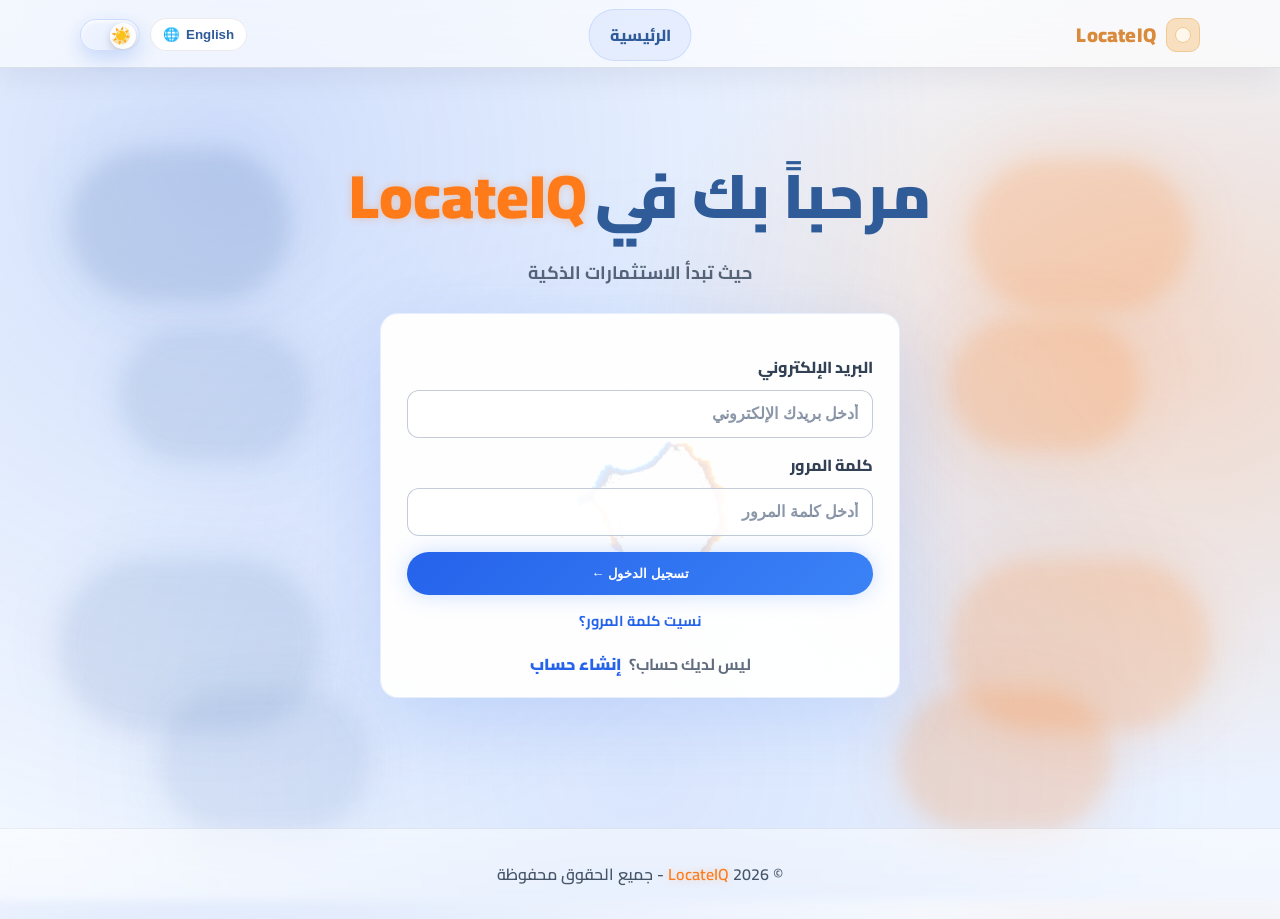
<file: new_project/past-results.html>
<!doctype html>
<html lang="ar" dir="rtl">
<head>
  <meta charset="UTF-8" />
  <meta name="viewport" content="width=device-width, initial-scale=1.0"/>
  <title data-i18n-title="past_title">LocateIQ | النتائج السابقة</title>

  <!-- Font -->
  <link rel="preconnect" href="https://fonts.googleapis.com">
  <link rel="preconnect" href="https://fonts.gstatic.com" crossorigin>
  <link href="https://fonts.googleapis.com/css2?family=Cairo:wght@400;600;700;800;900&display=swap" rel="stylesheet">

  <link rel="stylesheet" href="dashboard.css">
  <link rel="stylesheet" href="past-results.css">
  <script src="theme.js"></script>
</head>

<body>

  <!-- Background (نفس خلفية الهوم) -->
  <div class="bg" aria-hidden="true">
    <span class="blob b1"></span>
    <span class="blob b2"></span>
    <span class="blob b3"></span>
    <span class="blob b4 orange"></span>
    <span class="blob b5 orange"></span>
    <span class="blob b6"></span>
    <span class="blob b7"></span>
    <span class="blob b8"></span>
    <span class="blob b9"></span>
    <span class="blob b10 orange"></span>
    <span class="blob b11"></span>
    <span class="blob b12 orange"></span>
  </div>

  <!-- Topbar -->
  <header class="topbar">
    <div class="container topbar-inner">

      <a class="brand" href="index.html" aria-label="LocateIQ Home">
        <span class="brand-icon" aria-hidden="true">
          <svg viewBox="0 0 24 24" fill="none">
            <path d="M12 2a10 10 0 1 0 0 20 10 10 0 0 0 0-20Z" opacity=".7"/>
            <path d="M14.8 9.2 9.2 14.8l2.2-5.6 3.4 0Z" />
            <path d="M9.2 14.8 14.8 9.2l-2.2 5.6-3.4 0Z" opacity=".7"/>
          </svg>
        </span>
        <span class="brand-text">LocateIQ</span>
      </a>

      <nav class="nav-center" aria-label="روابط">
        <a class="nav-link" href="index.html" data-i18n="nav_home">الرئيسية</a>
      </nav>

      <div class="actions">
        <button class="lang-btn" id="langBtn" type="button">
          <span id="langText">English</span>
          <span class="mini-ic" aria-hidden="true">🌐</span>
        </button>
        <button class="theme-btn" id="themeBtn" type="button" aria-label="Theme">
          <span id="themeText" style="display:none;">Dark</span>
          <span class="theme-moon">🌙</span>
        </button>
      </div>

    </div>
  </header>

  <!-- Side menu button -->
  <button class="menu-fab" id="menuFab" type="button" aria-label="Menu">
    ☰
  </button>

  <!-- Side menu -->
  <aside class="side" id="sideMenu" aria-label="Side Menu">
    <div class="side-head">
      <span class="side-title" data-i18n="menu_title">القائمة</span>
      <button class="side-close" id="menuClose" type="button" aria-label="Close">✕</button>
    </div>

    <a class="side-item" href="profile.html" data-i18n="menu_profile">
      <span class="si-ic" aria-hidden="true">👤</span>
      <span>الملف الشخصي</span>
    </a>

    <a class="side-item" href="dashboard.html" data-i18n="menu_chat">
      <span class="si-ic" aria-hidden="true">💬</span>
      <span>الشات</span>
    </a>

    <a class="side-item active" href="past-results.html" data-i18n="menu_past">
      <span class="si-ic" aria-hidden="true">🕘</span>
      <span>النتائج السابقة</span>
    </a>

    <button class="side-item danger" id="logoutBtn" type="button" data-i18n="menu_logout">
      <span class="si-ic" aria-hidden="true">🚪</span>
      <span>تسجيل الخروج</span>
    </button>
  </aside>

  <!-- Overlay -->
  <div class="menu-overlay" id="menuOverlay"></div>

  <!-- Page -->
  <main class="page">
    <div class="container">

      <header class="page-head">
        <h1 class="page-title" data-i18n="past_title">النتائج السابقة</h1>
        <p class="page-sub" data-i18n="past_sub">
          آخر 10 تحليلات قمت بها
        </p>
      </header>

      <!-- Filters (مؤقتة - غير فعالة) -->
      <div class="filters-bar">
        <div class="filter-group">
          <button class="filter-btn active" data-filter="all" data-i18n="filter_all">الكل</button>
          <button class="filter-btn" data-filter="high" data-i18n="filter_high">مناسب جداً</button>
          <button class="filter-btn" data-filter="medium" data-i18n="filter_medium">مناسب متوسط</button>
          <button class="filter-btn" data-filter="low" data-i18n="filter_low">غير موصى به</button>
        </div>
        <div class="search-box">
          <input type="text" id="searchInput" data-i18n-placeholder="search_placeholder" placeholder="بحث بالاسم...">
          <span class="search-ic">🔍</span>
        </div>
      </div>

      <!-- Results Grid (سيتم ملؤها بـ JS) -->
      <div class="results-grid" id="resultsGrid"></div>

    </div>
  </main>

  <!-- Footer -->
  <footer class="dashboard-footer">
    <div class="container">
      <p>© 2026 <span class="brand-glow">LocateIQ</span> - <span data-i18n="footer_rights">جميع الحقوق محفوظة</span></p>
    </div>
  </footer>

  <!-- تفاصيل التحليل -->
  <div id="detailsModal" class="details-modal" aria-hidden="true">
    <div class="details-modal__backdrop" id="detailsModalBackdrop"></div>
    <div class="details-modal__panel" role="dialog" aria-modal="true" aria-labelledby="detailsModalTitle">
      <button type="button" class="details-modal__close" id="detailsModalClose" aria-label="Close">×</button>
      <h2 id="detailsModalTitle" class="details-modal__title"></h2>
      <div class="details-modal__body" id="detailsModalBody"></div>
      <button type="button" class="details-modal__btn" id="detailsModalDismiss"></button>
    </div>
  </div>

  <script src="past-results.js"></script>
</body>
</html>
</file>
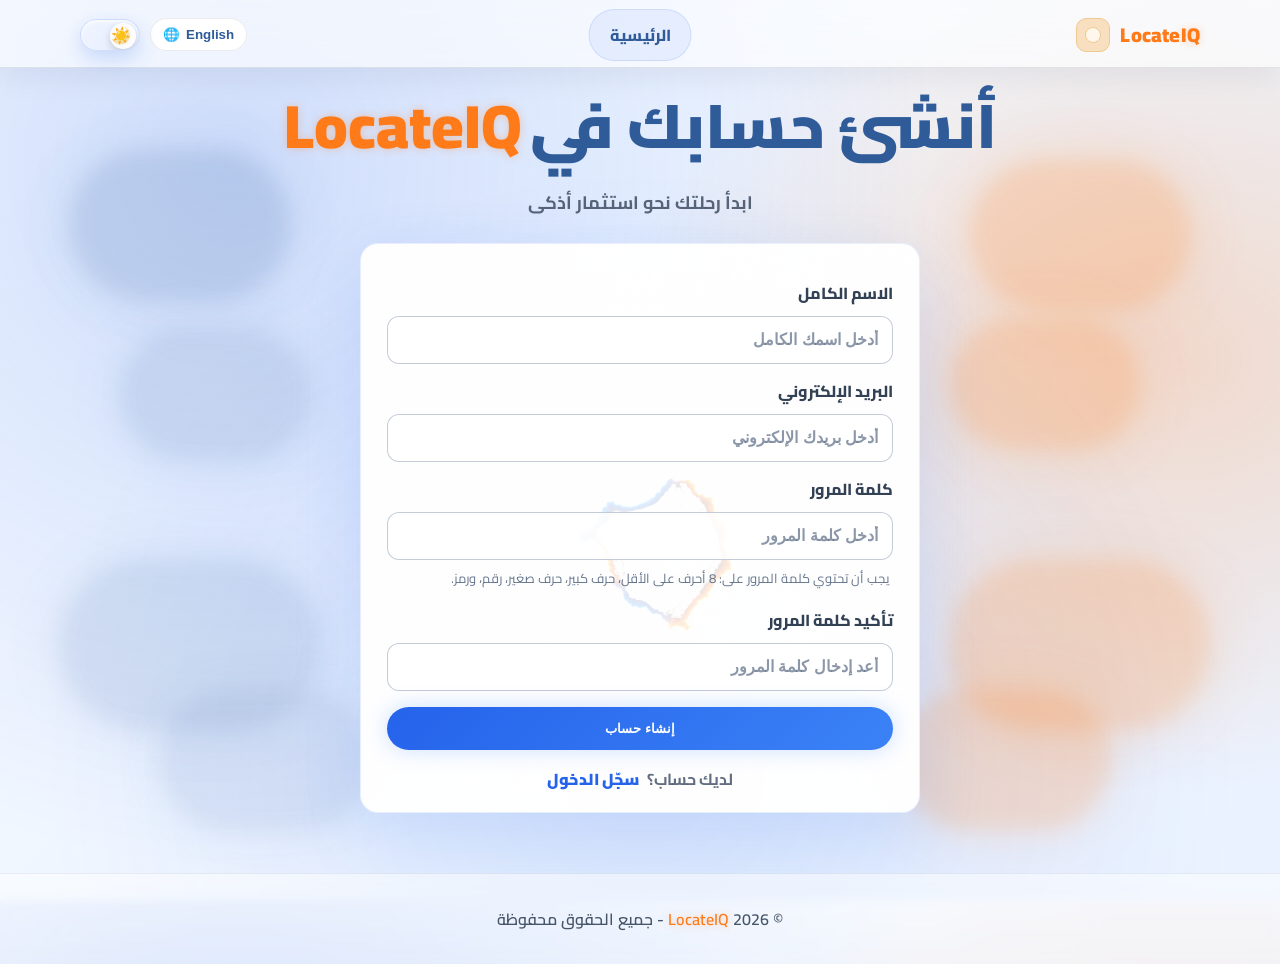
<file: new_project/signup.html>
<!doctype html>
<html lang="ar" dir="rtl">
<head>
  <meta charset="UTF-8" />
  <meta name="viewport" content="width=device-width, initial-scale=1.0"/>
  <title>LocateIQ | إنشاء حساب</title>

  <link rel="preconnect" href="https://fonts.googleapis.com">
  <link rel="preconnect" href="https://fonts.gstatic.com" crossorigin>
  <link href="https://fonts.googleapis.com/css2?family=Cairo:wght@400;600;700;800;900&display=swap" rel="stylesheet">

  <link rel="stylesheet" href="main.css">
  <link rel="stylesheet" href="login.css">
  <link rel="stylesheet" href="signup.css">
  <script src="theme.js"></script>
</head>

<body>

  <!-- Background blobs -->
  <div class="bg" aria-hidden="true">
    <!-- LEFT (blue) -->
    <span class="blob b1"></span>
    <span class="blob b2"></span>
    <span class="blob b3"></span>
    <span class="blob b4"></span>

    <!-- RIGHT (orange) -->
    <span class="blob b5 orange"></span>
    <span class="blob b6 orange"></span>
    <span class="blob b7 orange"></span>
    <span class="blob b8 orange"></span>
  </div>

  <!-- Topbar (مع الشعار) -->
  <header class="topbar">
    <div class="container topbar-inner">
     <a class="brand" href="index.html">
  <span class="brand-icon" aria-hidden="true">
    <svg viewBox="0 0 24 24" fill="none" width="24" height="24">
      <path d="M12 2a10 10 0 1 0 0 20 10 10 0 0 0 0-20Z" opacity=".7" fill="#ff7a18"/>
      <path d="M14.8 9.2 9.2 14.8l2.2-5.6 3.4 0Z" fill="#ff7a18"/>
      <path d="M9.2 14.8 14.8 9.2l-2.2 5.6-3.4 0Z" opacity=".7" fill="#ff7a18"/>
    </svg>
  </span>
  <span class="brand-text" style="color: #ff7a18 !important;">Locate<span class="brand-glow">IQ</span></span>
</a>

      <nav class="nav-center" aria-label="روابط">
        <a class="nav-link" href="index.html" id="homeLink">الرئيسية</a>
      </nav>

      <div class="actions">
        <button class="lang-btn" id="langBtn" type="button">
          <span id="langText">English</span>
          <span class="mini-ic" aria-hidden="true">🌐</span>
        </button>
        <button class="theme-btn" id="themeBtn" type="button" aria-label="Theme">
          <span id="themeText" style="display:none;">Dark</span>
          <span class="theme-moon">🌙</span>
        </button>
      </div>
    </div>
  </header>

  <!-- Sign Up -->
  <main class="login-hero">
    <div class="container login-inner">

      <div class="login-head">
        <h1 class="login-title" id="title">
          <span id="createText">أنشئ حسابك في</span> <span class="brand-glow">LocateIQ</span>
        </h1>
        <p class="login-subtitle" id="subtitle">ابدأ رحلتك نحو استثمار أذكى</p>
      </div>

      <form class="login-card signup-card" id="signupForm" autocomplete="on">

        <label id="nameLabel" for="fullName">الاسم الكامل</label>
        <input id="fullName" type="text" placeholder="أدخل اسمك الكامل" required>

        <label id="emailLabel" for="email">البريد الإلكتروني</label>
        <input id="email" type="email" placeholder="أدخل بريدك الإلكتروني" required>

        <label id="passLabel" for="password">كلمة المرور</label>
        <input
          id="password"
          type="password"
          placeholder="أدخل كلمة المرور"
          required
          minlength="8"
        />

        <p class="password-rules" id="passwordRules">
          يجب أن تحتوي كلمة المرور على: 8 أحرف على الأقل، حرف كبير، حرف صغير، رقم، ورمز.
        </p>

        <label id="confirmLabel" for="confirmPassword">تأكيد كلمة المرور</label>
        <input id="confirmPassword" type="password" placeholder="أعد إدخال كلمة المرور" required>

        <button class="login-btn" type="submit" id="createBtn">إنشاء حساب →</button>

        <p class="login-foot">
          <span id="haveAccount">لديك حساب؟</span>
          <a href="login.html" id="loginLink">سجّل الدخول</a>
        </p>
      </form>

    </div>
  </main>

  <!-- FOOTER (جديد) -->
  <footer class="login-footer">
    <div class="container">
      <p>© 2026 <span class="brand-glow">LocateIQ</span> - <span id="footerRights">جميع الحقوق محفوظة</span></p>
    </div>
  </footer>

  <script src="signup.js"></script>
</body>
</html>
</file>
<file: new_project/main.css>
/* =============================
   LocateIQ - Main (Clean, No Conflicts)
   ============================= */

/* Theme Variables - Light is DEFAULT */
:root {
  --bg0: #F7FAFF;
  --bg1: #EEF5FF;
  --bg2: #EAF2FF;
  --text: #3764ce;
  --muted: #475569;
  --line: rgba(15,23,42,.10);
  --primary: #2563EB;
  --primary2: #3B82F6;
  --accent: #F59E0B;
  --card: #FFFFFF;
  --shadow: 0 14px 40px rgba(15,23,42,.10);
  --deep: #2f5b99;
  --radius: 18px;
}

/* Dark Theme Overrides */
html[data-theme="dark"] {
  --bg0: #070b14;
  --bg1: #081122;
  --text: rgba(255,255,255,.92);
  --muted: rgba(255,255,255,.72);
  --line: rgba(255,255,255,.12);
  --card: rgba(20,30,50,0.9);
  --shadow: 0 14px 40px rgba(0,0,0,.5);
  --deep: #7aa3ff;
}

/* Base Styles */
* { box-sizing: border-box; }
html, body { height: 100%; }
body {
  margin: 0;
  font-family: "Cairo", system-ui, -apple-system, Segoe UI, Arial;
  color: var(--text);
  overflow-x: hidden;
  background: 
    radial-gradient(950px 650px at 18% 20%, rgba(37,99,235,.18), transparent 60%),
    radial-gradient(850px 520px at 45% 95%, rgba(37,99,235,.10), transparent 65%),
    radial-gradient(980px 720px at 92% 42%, rgba(255,122,24,.22), transparent 62%),
    linear-gradient(135deg, var(--bg0), var(--bg1));
  transition: background 0.3s ease, color 0.3s ease;
}

a { color: inherit; text-decoration: none; }
.container { width: min(1120px, 92%); margin: 0 auto; }

/* ===== TOPBAR (مشترك) ===== */
.topbar {
  position: relative;
  padding: 16px 0 14px;
  background: rgba(255,255,255,.62);
  backdrop-filter: blur(16px);
  border-bottom: 1px solid var(--line);
  box-shadow: 0 10px 30px rgba(15,23,42,.06);
  transition: background 0.3s ease, border-color 0.3s ease;
}

html[data-theme="dark"] .topbar {
  background: rgba(10,16,28,.72);
}

.topbar-inner {
  display: grid;
  grid-template-columns: 1fr auto 1fr;
  align-items: center;
  gap: 14px;
}

.brand {
  display: flex;
  align-items: center;
  gap: 10px;
  font-weight: 900;
  color: var(--deep);
}

.brand-text {
  font-size: 20px;
  color: #8A4B00;
  font-weight: 900;
}

html[data-theme="dark"] .brand-text {
  color: #ffb366;
}

.brand-icon {
  width: 34px;
  height: 34px;
  border-radius: 999px;
  display: grid;
  place-items: center;
  background: linear-gradient(135deg, rgba(37,99,235,.18), rgba(37,99,235,.10));
  border: 1px solid var(--line);
}

.nav-center { justify-self: center; }
.nav-link {
  display: inline-flex;
  align-items: center;
  justify-content: center;
  padding: 10px 20px;
  border-radius: 999px;
  font-weight: 800;
  color: var(--deep);
  background: rgba(37,99,235,.08);
  border: 1px solid rgba(37,99,235,.12);
  transition: all 0.25s ease;
}

.nav-link:hover {
  transform: translateY(-2px);
  box-shadow: 0 0 28px rgba(59,130,246,.22);
}

.nav-link.active {
  background: rgba(37,99,235,.15);
  border-color: rgba(37,99,235,.25);
}

.actions {
  justify-self: end;
  display: flex;
  align-items: center;
  gap: 12px;
}

/* ===== BUTTONS ===== */
.lang-btn {
  cursor: pointer;
  display: inline-flex;
  align-items: center;
  gap: 10px;
  padding: 10px 18px;
  border-radius: 999px;
  border: 1px solid var(--line);
  background: rgba(255,255,255,.7);
  color: var(--deep);
  font-weight: 800;
  transition: all 0.25s ease;
}

html[data-theme="dark"] .lang-btn {
  background: rgba(20,30,50,.7);
  color: rgba(255,255,255,.92);
}

.lang-btn:hover {
  transform: translateY(-2px);
  box-shadow: 0 0 30px rgba(59,130,246,.25);
}

/* Theme Button - من اللي أعطيتك إياه مع تحسينات */
.theme-btn {
  position: relative;
  width: 60px;
  height: 32px;
  border-radius: 999px;
  border: 1px solid rgba(37, 99, 235, 0.15);
  background: linear-gradient(135deg, #f0f4ff, #e6eeff);
  box-shadow: 0 8px 20px rgba(37, 99, 235, 0.2), inset 0 2px 4px rgba(255,255,255,0.8);
  cursor: pointer;
  padding: 0;
  overflow: hidden;
  transition: all 0.3s ease;
  outline: none;
}

html[data-theme="dark"] .theme-btn {
  background: linear-gradient(135deg, #1e2a4a, #0f1a30);
  border-color: rgba(255, 255, 255, 0.15);
  box-shadow: 0 8px 20px rgba(0, 0, 0, 0.4), inset 0 2px 4px rgba(255,255,255,0.1);
}

.theme-btn::before {
  content: "";
  position: absolute;
  top: 3px;
  left: 3px;
  width: 26px;
  height: 26px;
  border-radius: 50%;
  background: white;
  box-shadow: 0 4px 10px rgba(0, 0, 0, 0.15);
  z-index: 2;
  transition: transform 0.35s cubic-bezier(0.34, 1.2, 0.64, 1);
}

.theme-btn::after {
  content: "☀️";
  position: absolute;
  top: 50%;
  left: 8px;
  transform: translateY(-50%);
  font-size: 16px;
  z-index: 3;
  pointer-events: none;
  filter: drop-shadow(0 2px 4px rgba(0,0,0,0.1));
}

.theme-btn .theme-moon {
  position: absolute;
  top: 50%;
  right: 8px;
  transform: translateY(-50%);
  font-size: 16px;
  z-index: 3;
  pointer-events: none;
  opacity: 0.4;
}

html[data-theme="dark"] .theme-btn::before {
  transform: translateX(28px);
  background: #ffd966;
}

html[data-theme="dark"] .theme-btn::after {
  content: "🌙";
  left: auto;
  right: 8px;
}

html[data-theme="dark"] .theme-btn .theme-moon {
  display: none;
}

/* RTL Support */
html[dir="rtl"] .theme-btn::before {
  left: auto;
  right: 3px;
}

html[dir="rtl"][data-theme="dark"] .theme-btn::before {
  transform: translateX(-28px);
}

html[dir="rtl"] .theme-btn::after {
  left: auto;
  right: 8px;
}

html[dir="rtl"][data-theme="dark"] .theme-btn::after {
  right: auto;
  left: 8px;
}

/* CTA Buttons (مشترك) */
.btn {
  display: inline-flex;
  align-items: center;
  gap: 10px;
  padding: 14px 28px;
  border-radius: 999px;
  font-weight: 900;
  border: 1px solid transparent;
  transition: all 0.25s ease;
  cursor: pointer;
}

.btn-primary {
  background: linear-gradient(135deg, var(--primary), var(--primary2));
  color: white;
  box-shadow: 0 8px 20px rgba(37,99,235,0.3);
}

.btn-primary:hover {
  transform: translateY(-2px);
  box-shadow: 0 12px 28px rgba(37,99,235,0.4);
}

.btn-secondary {
  background: rgba(37,99,235,0.1);
  color: var(--deep);
  border: 1px solid rgba(37,99,235,0.2);
}

.btn-ghost {
  background: rgba(255,255,255,0.6);
  color: var(--deep);
  border: 1px solid var(--line);
}

html[data-theme="dark"] .btn-secondary,
html[data-theme="dark"] .btn-ghost {
  background: rgba(255,255,255,0.1);
  color: rgba(255,255,255,0.92);
  border-color: rgba(255,255,255,0.15);
}

/* Responsive */
@media (max-width: 720px) {
  .topbar-inner { gap: 8px; }
  .brand-text { font-size: 16px; }
  .nav-link { padding: 8px 12px; font-size: 14px; }
  .lang-btn { padding: 8px 12px; }
  .btn { padding: 12px 20px; }
}
</file>
<file: new_project/home.css>
/* =========================
   LocateIQ - HOME (Clean - No HOW Section)
   ========================= */

:root{
  --blue: #2563EB;
  --blue2:#3B82F6;
  --deep:#2f5b99;
  --orange:#ff7a18;
  --text:#0c328b;
  --muted:#475569;
}

/* === Page background === */
html, body{ height:100%; }
body{
  margin:0;
  font-family:"Cairo", system-ui, -apple-system, Segoe UI, Arial;
  color: var(--text);
  overflow-x:hidden;

  background:
    radial-gradient(950px 650px at 18% 20%, rgba(37,99,235,.18), transparent 60%),
    radial-gradient(850px 520px at 45% 95%, rgba(37,99,235,.10), transparent 65%),
    radial-gradient(980px 720px at 92% 42%, rgba(255,122,24,.22), transparent 62%),
    linear-gradient(135deg, var(--bg0), var(--bg1));
}

/* =========================
   Background blobs
   ========================= */
.bg{
  position: fixed;
  inset: 0;
  pointer-events: none;
  z-index: 0;
}

.blob{
  position:absolute;
  display:block;
  border-radius:999px;
  background: rgba(80,120,180,.32);
  opacity: .85;
  filter: blur(6px);
  box-shadow: 0 0 60px rgba(80,120,180,.20);
  transform: translate3d(0,0,0);
  animation: float 18s ease-in-out infinite alternate;
}

.blob.orange{
  background: rgba(255,122,24,.22);
  box-shadow: 0 0 70px rgba(255,122,24,.18);
}

.b1{ top:  90px; left:  90px;  width:180px; height:120px; }
.b2{ top: 220px; left: 220px;  width:150px; height:100px; }
.b3{ top: 420px; left: 120px;  width:200px; height:130px; }
.b4{ top: 120px; right:140px; width:210px; height:140px; }
.b5{ top: 320px; right: 70px; width:180px; height:120px; }
.b6{ top: 520px; right:260px; width:170px; height:110px; }
.b7{ bottom:120px; left:340px; width:160px; height:110px; }
.b8{ bottom: 70px; right:420px; width:170px; height:110px; }
.b9 { top:  40px; left: 55%; width:130px; height:90px; }
.b10{ bottom:220px; right: 8%; width:160px; height:110px; }
.b11{ top: 560px; left: 60%; width:180px; height:120px; }
.b12{ top: 260px; left: 68%; width:140px; height:95px; }

@keyframes float{
  0%   { transform: translate3d(-26px,-14px,0) scale(1); }
  100% { transform: translate3d( 34px, 18px,0) scale(1.08); }
}

/* =========================
   Keep content above background
   ========================= */
.topbar, .hero, .section{
  position: relative;
  z-index: 1;
}

/* =========================
   Top bar
   ========================= */
.container{
  width:min(1100px, calc(100% - 40px));
  margin-inline:auto;
}

.topbar{
  padding: 18px 0;
}

.topbar-inner{
  display: flex;
  align-items: center;
  justify-content: space-between;
  position: relative;
}

/* Brand */
.brand{
  display:flex;
  align-items:center;
  gap:10px;
  text-decoration:none;
  font-weight:900;
}

.brand-icon{
  width:34px;
  height:34px;
  border-radius:10px;
  display:flex;
  align-items:center;
  justify-content:center;
  background:#f8dfbf;
  border:1px solid #efc992;
  position:relative;
  overflow:hidden;
}

.brand-icon svg{
  display:none !important;
}

.brand-icon::before{
  content:"";
  width:14px;
  height:14px;
  border-radius:50%;
  background:#fff7ec;
  border:1px solid #efc992;
  display:block;
}

.brand-text{
  font-size:20px;
  color:#d98a3a;
  font-weight:900;
  letter-spacing:.2px;
}

/* Nav Center */
.nav-center{
  position: absolute;
  left: 50%;
  transform: translateX(-50%);
  display: flex;
  align-items: center;
  gap: 20px;
}

.nav-center .nav-link{
  display:inline-flex;
  align-items:center;
  justify-content:center;
  padding: 8px 14px;
  border-radius:999px;
  font-weight:800;
  text-decoration:none;
  color:#64748b;
  transition:.2s;
}

.nav-center .nav-link:hover{
  background:rgba(37,99,235,.08);
  color:#2563EB;
}

.nav-center .nav-link.active{
  color: var(--deep);
  background: rgba(37,99,235,.08);
  border: 1px solid rgba(37,99,235,.12);
}

/* Actions */
.actions{
  display:flex;
  align-items:center;
  gap:10px;
}

.lang-btn{
  display:flex;
  align-items:center;
  gap:6px;
  padding:8px 12px;
  border-radius:999px;
  border:1px solid rgba(0,0,0,0.08);
  background:#fff;
  font-weight:700;
  cursor:pointer;
}

/* ===== RTL (عربي) ===== */
html[dir="rtl"] .brand {
  margin-left: auto;
  margin-right: 0;
  flex-direction: row-reverse;
}

html[dir="rtl"] .actions {
  margin-left: 0;
  margin-right: auto;
}

/* ===== LTR (إنجليزي) ===== */
html[dir="ltr"] .brand {
  margin-left: 0;
  margin-right: auto;
  flex-direction: row;
}

html[dir="ltr"] .actions {
  margin-left: auto;
  margin-right: 0;
}

/* =========================
   Hero
   ========================= */
.hero{
  min-height: calc(100vh - 86px);
  display:grid;
  align-items:center;
  padding: 10px 0 60px;
  text-align:center;
}

.hero-inner{ padding-top: 10px; }

.hero-icon{
  width:120px;height:120px;
  margin: 0 auto 10px;
  position:relative;
  display:grid;place-items:center;
}

.pulse-ring{
  position:absolute;
  inset: 8px;
  border-radius:50%;
  border: 2px solid rgba(37,99,235,.16);
  box-shadow: 0 0 36px rgba(37,99,235,.12);
  animation: pulse 2.8s ease-in-out infinite;
}
.pulse-ring.r2{
  inset: 20px;
  border-color: rgba(255,122,24,.16);
  animation-delay: -1.3s;
}
@keyframes pulse{
  0%,100%{transform: scale(1); opacity:.65}
  50%{transform: scale(1.08); opacity:1}
}

.pin{
  width:78px;height:78px;
  border-radius: 28px;
  display:grid;place-items:center;
  background: radial-gradient(circle at 35% 30%,
    rgba(37,99,235,.22),
    rgba(37,99,235,.10) 45%,
    rgba(255,255,255,.88) 78%);
  border:1px solid rgba(15,23,42,.10);
  box-shadow: 0 18px 60px rgba(37,99,235,.16);
}
.pin svg{
  width:36px;height:36px;
  stroke: rgba(6, 40, 119, 0.8);
  stroke-width:1.9;
}

/* Asir map */
.map-wrap{
  display:flex;
  justify-content:center;
  margin: 10px 0 8px;
  pointer-events:none;
}
.asir-outline{
  width:18vw;
  max-width:260px;
  min-width:160px;
  display:block;
  filter:
    contrast(1.35)
    saturate(1.35)
    drop-shadow(0 0 10px rgba(59,130,246,.70))
    drop-shadow(0 0 20px rgba(59,130,246,.30))
    drop-shadow(0 0 10px rgba(255,122,24,.70))
    drop-shadow(0 0 20px rgba(255,122,24,.28));
  animation: mapFloat 6s ease-in-out infinite;
}
@keyframes mapFloat{
  0%{   transform: scale(1.12) translateY(0px); }
  50%{  transform: scale(1.16) translateY(-8px); }
  100%{ transform: scale(1.12) translateY(0px); }
}

/* Title */
.title{
  margin: 10px 0 14px;
  font-size: clamp(40px, 5.2vw, 72px);
  line-height:1.08;
  font-weight: 900;
  color: var(--deep);
  text-shadow:
    0 0 10px rgba(59,130,246,.22),
    0 0 22px rgba(59,130,246,.12);
}

.brand-glow{
  color:#c26a00;
  text-shadow:
    0 0 10px rgba(194,106,0,.22),
    0 0 22px rgba(194,106,0,.12);
}

.subtitle{
  margin: 0 auto 22px;
  color: rgba(11, 60, 130, 0.92);
  max-width: 60ch;
  font-size: 22px;
  font-weight: 700;
  line-height: 1.7;
}

.tagline{
  margin: 14px auto 0;
  color: rgba(37,99,235,.90);
  font-weight: 900;
}

/* =========================
   CTA Buttons
   ========================= */
.cta{
  display:flex;
  gap: 14px;
  justify-content:center;
  flex-wrap:wrap;
  margin: 18px 0 6px;
}

.btn{
  position: relative;
  display:inline-flex;
  align-items:center;
  gap:10px;
  padding: 14px 24px;
  border-radius: 999px;
  font-weight: 900;
  text-decoration:none;
  border: 1px solid transparent;
  transition: transform .18s ease, box-shadow .18s ease, background .18s ease;
}

.btn-ic{
  width: 26px;
  height: 26px;
  display:grid;
  place-items:center;
  border-radius:999px;
  background: rgba(255,255,255,.28);
  border: 1px solid rgba(255,255,255,.18);
}

.btn-primary{
  color:#fff;
  background: linear-gradient(135deg, var(--blue), var(--blue2));
  box-shadow:
    0 0 26px rgba(59,130,246,.28),
    0 18px 40px rgba(37,99,235,.20);
}
.btn-primary:hover{
  transform: translateY(-2px);
  box-shadow:
    0 0 34px rgba(59,130,246,.36),
    0 22px 52px rgba(37,99,235,.28);
}

.btn-secondary{
  color: var(--deep);
  background: rgba(37,99,235,.10);
  border-color: rgba(37,99,235,.16);
  box-shadow: 0 0 18px rgba(37,99,235,.10);
}

.btn-ghost{
  color: #094497;
  background: rgba(255,255,255,.55);
  border-color: rgba(15,23,42,.08);
  box-shadow: 0 12px 24px rgba(15,23,42,.06);
}

/* =========================
   ABOUT Section
   ========================= */
.about{
  position: relative;
  padding: 72px 0;
  background: linear-gradient(180deg, rgba(255,255,255,.75), rgba(255,255,255,.55));
  border-top: 1px solid rgba(0,0,0,.06);
}

.about-wrap{ position: relative; }

.about-head{
  text-align: center;
  max-width: 860px;
  margin: 0 auto 26px;
}

.about-kicker{
  display: inline-flex;
  gap: 8px;
  align-items: center;
  padding: 8px 14px;
  border-radius: 999px;
  background: rgba(255,255,255,.7);
  border: 1px solid rgba(0,0,0,.06);
  color: rgba(20,35,60,.8);
  font-weight: 700;
  letter-spacing: .2px;
}

.about-title{
  margin: 14px 0 10px;
  font-size: clamp(26px, 3vw, 38px);
  font-weight: 900;
  color: rgba(15,30,55,.95);
}

.about-sub{
  margin: 0 auto;
  line-height: 1.9;
  color: rgba(25,40,65,.78);
  font-weight: 600;
}

.about-grid{
  margin-top: 26px;
  display: grid;
  gap: 16px;
  grid-template-columns: repeat(3, minmax(0, 1fr));
}

.about-card{
  background: rgba(255,255,255,.78);
  border: 1px solid rgba(0,0,0,.06);
  border-radius: 18px;
  padding: 18px 18px 16px;
  box-shadow: 0 14px 30px rgba(10,30,60,.08);
  backdrop-filter: blur(10px);
}

.about-card-ic{
  width: 42px;
  height: 42px;
  border-radius: 14px;
  display: grid;
  place-items: center;
  background: linear-gradient(135deg, rgba(34,120,255,.18), rgba(255,140,60,.12));
  border: 1px solid rgba(0,0,0,.06);
  margin-bottom: 10px;
  font-size: 18px;
}

.about-card-title{
  margin: 0 0 6px;
  font-weight: 900;
  color: rgba(15,30,55,.95);
  font-size: 16px;
}

.about-card-text{
  margin: 0;
  color: rgba(25,40,65,.75);
  line-height: 1.85;
  font-weight: 600;
  font-size: 14px;
}

.about-panel{
  margin-top: 18px;
  display: grid;
  gap: 16px;
  grid-template-columns: 1.7fr 1fr;
  background: rgba(255,255,255,.72);
  border: 1px solid rgba(0,0,0,.06);
  border-radius: 20px;
  padding: 18px;
  box-shadow: 0 18px 40px rgba(10,30,60,.10);
  backdrop-filter: blur(12px);
}

.about-panel-title{
  margin: 0 0 8px;
  font-weight: 900;
  color: rgba(15,30,55,.95);
}

.about-panel-text{
  margin: 0 0 14px;
  line-height: 1.9;
  color: rgba(25,40,65,.78);
  font-weight: 600;
}

.about-panel-stats{
  display: grid;
  gap: 12px;
  align-content: start;
}

.stat{
  border-radius: 16px;
  padding: 14px;
  border: 1px solid rgba(0,0,0,.06);
  background: linear-gradient(135deg, rgba(34,120,255,.12), rgba(255,140,60,.10));
}

.stat-num{
  font-weight: 900;
  letter-spacing: .5px;
  font-size: 22px;
  color: rgba(15,30,55,.95);
}

.stat-label{
  margin-top: 6px;
  color: rgba(25,40,65,.78);
  font-weight: 700;
}

/* responsive */
@media (max-width: 720px){
  .subtitle{ font-size:16px; }
  .cta{ gap:10px; }
  .btn{ padding: 12px 18px; }
}

@media (max-width: 900px){
  .about-grid{ grid-template-columns: 1fr; }
  .about-panel{ grid-template-columns: 1fr; }
}

/* =========================
   ABOUT DARK MODE FIX
   ========================= */

html[data-theme="dark"] .about {
  background: linear-gradient(180deg, rgba(10,20,40,0.9), rgba(5,10,25,0.95));
  border-top: 1px solid rgba(255,255,255,0.1);
}

html[data-theme="dark"] .about-kicker {
  background: rgba(30,40,60,0.8);
  border-color: rgba(255,255,255,0.15);
  color: rgba(255,255,255,0.9);
}

html[data-theme="dark"] .about-title {
  color: rgba(255,255,255,0.95);
}

html[data-theme="dark"] .about-sub {
  color: rgba(200,210,230,0.85);
}

html[data-theme="dark"] .about-card {
  background: rgba(20,30,50,0.8);
  border-color: rgba(255,255,255,0.1);
  backdrop-filter: blur(10px);
}

html[data-theme="dark"] .about-card-title {
  color: rgba(230,240,255,0.95);
}

html[data-theme="dark"] .about-card-text {
  color: rgba(180,190,210,0.85);
}

html[data-theme="dark"] .about-panel {
  background: rgba(20,30,50,0.75);
  border-color: rgba(255,255,255,0.1);
}

html[data-theme="dark"] .about-panel-title {
  color: rgba(230,240,255,0.95);
}

html[data-theme="dark"] .about-panel-text {
  color: rgba(200,210,230,0.85);
}

html[data-theme="dark"] .stat {
  background: linear-gradient(135deg, rgba(40,60,100,0.3), rgba(60,40,80,0.2));
  border-color: rgba(255,255,255,0.1);
}

html[data-theme="dark"] .stat-num {
  color: rgba(255,255,255,0.95);
}

html[data-theme="dark"] .stat-label {
  color: rgba(200,210,230,0.85);
}

/* =========================
   ABOUT FOOTER
   ========================= */

.about-footer {
  padding: 30px 0;
  text-align: center;
  background: linear-gradient(180deg, rgba(255,255,255,0.5), rgba(255,255,255,0.3));
  border-top: 1px solid rgba(0,0,0,0.05);
  position: relative;
  z-index: 2;
  backdrop-filter: blur(5px);
}

.about-footer p {
  color: var(--muted);
  font-weight: 600;
  margin: 0;
}

html[data-theme="dark"] .about-footer {
  background: linear-gradient(180deg, rgba(10,20,40,0.5), rgba(5,10,25,0.3));
  border-top-color: rgba(255,255,255,0.1);
}

html[data-theme="dark"] .about-footer p {
  color: rgba(200,210,230,0.85);
}

/* ===== THEME BUTTON ===== */
.theme-btn {
  position: relative;
  width: 60px;
  height: 32px;
  border-radius: 999px;
  border: 1px solid rgba(37,99,235,0.15);
  background: linear-gradient(135deg, #f0f4ff, #e6eeff);
  box-shadow: 0 8px 20px rgba(37,99,235,0.2), inset 0 2px 4px rgba(255,255,255,0.8);
  cursor: pointer;
  padding: 0;
  overflow: hidden;
  transition: all 0.3s ease;
  outline: none;
}

html[data-theme="dark"] .theme-btn {
  background: linear-gradient(135deg, #1e2a4a, #0f1a30);
  border-color: rgba(255,255,255,0.15);
  box-shadow: 0 8px 20px rgba(0,0,0,0.4), inset 0 2px 4px rgba(255,255,255,0.1);
}

.theme-btn::before {
  content: "";
  position: absolute;
  top: 3px;
  left: 3px;
  width: 26px;
  height: 26px;
  border-radius: 50%;
  background: white;
  box-shadow: 0 4px 10px rgba(0,0,0,0.15);
  z-index: 2;
  transition: transform 0.35s cubic-bezier(0.34,1.2,0.64,1);
}

.theme-btn::after {
  content: "☀️";
  position: absolute;
  top: 50%;
  left: 8px;
  transform: translateY(-50%);
  font-size: 16px;
  z-index: 3;
  pointer-events: none;
  filter: drop-shadow(0 2px 4px rgba(0,0,0,0.1));
}

.theme-btn .theme-moon {
  position: absolute;
  top: 50%;
  right: 8px;
  transform: translateY(-50%);
  font-size: 16px;
  z-index: 3;
  pointer-events: none;
  opacity: 0.4;
}

html[data-theme="dark"] .theme-btn::before {
  transform: translateX(28px);
  background: #ffd966;
}

html[data-theme="dark"] .theme-btn::after {
  content: "🌙";
  left: auto;
  right: 8px;
}

html[data-theme="dark"] .theme-btn .theme-moon {
  display: none;
}

#themeText { display: none !important; }
</file>
<file: new_project/admin.css>
/* ===============================
   LocateIQ - ADMIN PANEL (FINAL CLEAN)
   =============================== */

/* نفس خلفية الموقع */
body {
  background: 
    radial-gradient(950px 650px at 18% 20%, rgba(37,99,235,.18), transparent 60%),
    radial-gradient(850px 520px at 45% 95%, rgba(37,99,235,.10), transparent 65%),
    radial-gradient(980px 720px at 92% 42%, rgba(255,122,24,.22), transparent 62%),
    linear-gradient(135deg, var(--bg0), var(--bg1)) !important;
  font-family: "Cairo", sans-serif;
  margin: 0;
  padding: 0;
  color: var(--text);
  transition: all 0.3s ease;
}

/* ===== ADMIN TOPBAR ===== */
.admin-topbar {
  background: rgba(255,255,255,0.7);
  backdrop-filter: blur(16px);
  border-bottom: 1px solid var(--stroke);
  position: sticky;
  top: 0;
  z-index: 100;
  padding: 15px 0;
}

html[data-theme="dark"] .admin-topbar {
  background: rgba(10,16,28,0.7);
}

.admin-topbar .container {
  display: flex;
  align-items: center;
  justify-content: space-between;
}

/* ===== ADMIN LAYOUT ===== */
.admin-layout {
  display: flex;
  min-height: calc(100vh - 140px);
  position: relative;
  z-index: 1;
  margin-top: 20px;
}

/* ===== SIDEBAR ===== */
.admin-sidebar {
  width: 280px;
  background: var(--card);
  border-left: 1px solid var(--stroke);
  backdrop-filter: blur(16px);
  padding: 20px 0;
  display: flex;
  flex-direction: column;
  gap: 20px;
  position: sticky;
  top: 90px;
  height: calc(100vh - 110px);
  overflow-y: auto;
  transition: all 0.3s ease;
  box-shadow: 4px 0 20px rgba(0,0,0,0.05);
  border-radius: 0 20px 20px 0;
}

html[dir="ltr"] .admin-sidebar {
  border-left: none;
  border-right: 1px solid var(--stroke);
  box-shadow: -4px 0 20px rgba(0,0,0,0.05);
  border-radius: 20px 0 0 20px;
}

/* معلومات المستخدم */
.sidebar-header {
  padding: 0 20px 20px;
  border-bottom: 1px solid var(--stroke);
}

.user-info {
  display: flex;
  align-items: center;
  gap: 12px;
}

.user-avatar {
  width: 48px;
  height: 48px;
  border-radius: 50%;
  background: linear-gradient(135deg, #ff7a18, #ffb347);
  display: flex;
  align-items: center;
  justify-content: center;
  font-size: 24px;
  color: white;
}

.user-details {
  flex: 1;
}

.user-name {
  font-weight: 900;
  color: var(--text);
  font-size: 1rem;
}

.user-role {
  font-size: 0.85rem;
  color: var(--muted);
  margin-top: 4px;
}

/* أزرار التنقل */
.sidebar-nav {
  display: flex;
  flex-direction: column;
  gap: 5px;
  padding: 0 15px;
  flex: 1;
}

.sidebar-nav .nav-link {
  display: flex;
  align-items: center;
  gap: 12px;
  padding: 12px 15px;
  border-radius: 12px;
  text-decoration: none;
  font-weight: 700;
  transition: all 0.25s ease;
  border: 1px solid transparent;
  cursor: pointer;
}

/* ألوان النص */
html[data-theme="light"] .sidebar-nav .nav-link {
  color: #0c328b !important;
}

html[data-theme="dark"] .sidebar-nav .nav-link {
  color: rgba(255,255,255,.92) !important;
}

/* الأيقونات */
.sidebar-nav .nav-link .nav-icon {
  color: #ff7a18 !important;
  font-size: 1.2rem;
  width: 24px;
  text-align: center;
  transition: color 0.25s ease;
}

.sidebar-nav .nav-link .nav-text {
  flex: 1;
  transition: color 0.25s ease;
}

/* Hover */
.sidebar-nav .nav-link:hover {
  background: rgba(255,122,24,.1) !important;
  border-color: rgba(255,122,24,.3) !important;
  transform: translateX(-5px);
}

.sidebar-nav .nav-link:hover .nav-text,
.sidebar-nav .nav-link:hover .nav-icon {
  color: #ff7a18 !important;
}

/* Active */
.sidebar-nav .nav-link.active {
  background: #ff7a18 !important;
  border-color: #ff7a18 !important;
  box-shadow: 0 8px 20px rgba(255,122,24,.3);
}

.sidebar-nav .nav-link.active .nav-text,
.sidebar-nav .nav-link.active .nav-icon {
  color: white !important;
}

/* تذييل القائمة */
.sidebar-footer {
  padding: 20px 15px 0;
  border-top: 1px solid var(--stroke);
  margin-top: auto;
}

.sidebar-footer .logout-btn {
  width: 100%;
  display: flex;
  align-items: center;
  gap: 12px;
  padding: 12px 15px;
  border-radius: 12px;
  background: transparent;
  border: 1px solid var(--stroke);
  font-weight: 700;
  cursor: pointer;
  transition: all 0.25s ease;
  font-size: 1rem;
}

html[data-theme="light"] .sidebar-footer .logout-btn,
html[data-theme="light"] .sidebar-footer .logout-btn .nav-text {
  color: #ff4b4b !important;
}

html[data-theme="dark"] .sidebar-footer .logout-btn,
html[data-theme="dark"] .sidebar-footer .logout-btn .nav-text {
  color: #ff4b4b !important;
}

.sidebar-footer .logout-btn .nav-icon {
  color: #ff4b4b !important;
}

.sidebar-footer .logout-btn:hover {
  background: rgba(255,75,75,.1) !important;
  border-color: #ff4b4b !important;
  transform: translateX(-5px);
}

/* ===== MAIN CONTENT ===== */
.admin-content {
  flex: 1;
  padding: 0 30px 30px;
  overflow-x: hidden;
}

/* ===== PAGE HEADER ===== */
.page-head {
  text-align: center;
  margin-bottom: 30px;
}

.page-title {
  font-size: 2.3rem;
  font-weight: 900;
  color: var(--text);
  margin-bottom: 10px;
}

.page-sub {
  color: var(--muted);
  font-size: 1rem;
  font-weight: 600;
}

/* ===== STATS CARDS ===== */
.stats-grid {
  display: grid;
  grid-template-columns: repeat(3, 1fr);
  gap: 20px;
  margin: 30px 0;
}

.stat-card {
  background: var(--card);
  border: 1px solid var(--stroke);
  border-radius: 24px;
  padding: 25px;
  backdrop-filter: blur(10px);
  box-shadow: var(--shadow);
  transition: all 0.25s ease;
  position: relative;
  overflow: hidden;
}

.stat-card::before {
  content: '';
  position: absolute;
  top: 0;
  left: 0;
  right: 0;
  height: 4px;
  background: linear-gradient(90deg, #ff7a18, #2563EB);
}

.stat-card:hover {
  transform: translateY(-5px);
  box-shadow: 0 25px 50px rgba(0,0,0,.2);
}

.stat-value {
  font-size: 2.5rem;
  font-weight: 900;
  color: #ff7a18;
  line-height: 1.2;
  margin-bottom: 5px;
}

.stat-label {
  color: var(--muted);
  font-weight: 700;
  font-size: 1rem;
}

.stat-icon {
  position: absolute;
  bottom: 15px;
  right: 15px;
  font-size: 3rem;
  opacity: 0.1;
  color: #ff7a18;
}

/* ===== SECTIONS ===== */
.admin-section {
  background: var(--card);
  border: 1px solid var(--stroke);
  border-radius: 24px;
  padding: 25px;
  margin-bottom: 30px;
  backdrop-filter: blur(10px);
  box-shadow: var(--shadow);
}

.admin-section h2 {
  margin: 0 0 20px 0;
  color: var(--text);
  font-weight: 900;
  font-size: 1.5rem;
  display: flex;
  align-items: center;
  gap: 10px;
}

.admin-section h2 .section-icon {
  color: #ff7a18;
}

/* ===== TABLES ===== */
.table-responsive {
  overflow-x: auto;
  border-radius: 16px;
}

.admin-table {
  width: 100%;
  border-collapse: collapse;
  min-width: 800px;
}

.admin-table th {
  text-align: right;
  padding: 15px 10px;
  color: var(--text);
  font-weight: 900;
  background: rgba(255,122,24,.05);
  border-bottom: 2px solid #ff7a18;
}

.admin-table td {
  padding: 12px 10px;
  color: var(--muted);
  border-bottom: 1px solid var(--stroke);
}

.admin-table tbody tr {
  transition: all 0.2s ease;
}

.admin-table tbody tr:hover {
  background: rgba(255,122,24,.03);
  transform: scale(1.01);
  box-shadow: 0 5px 15px rgba(0,0,0,.1);
}

/* ===== EMPTY STATE ===== */
.empty-state {
  text-align: center;
  padding: 60px 20px;
  color: var(--muted);
}

.empty-state .empty-icon {
  font-size: 4rem;
  margin-bottom: 20px;
  opacity: 0.5;
}

.empty-state p {
  font-size: 1.2rem;
  font-weight: 700;
  margin: 0;
}

/* ===== FOOTER ===== */
.admin-footer {
  padding: 30px 0;
  text-align: center;
  background: linear-gradient(180deg, rgba(255,255,255,0.5), rgba(255,255,255,0.3));
  border-top: 1px solid var(--stroke);
  backdrop-filter: blur(5px);
  position: relative;
  z-index: 1;
}

.admin-footer p {
  color: var(--muted);
  font-weight: 600;
  margin: 0;
}

html[data-theme="dark"] .admin-footer {
  background: linear-gradient(180deg, rgba(10,20,40,0.5), rgba(5,10,25,0.3));
}

/* ===== RESPONSIVE ===== */
@media (max-width: 980px) {
  .stats-grid {
    grid-template-columns: repeat(2, 1fr);
  }

  .admin-layout {
    flex-direction: column;
  }

  .admin-sidebar {
    width: 100%;
    height: auto;
    position: relative;
    top: 0;
    border-left: none;
    border-bottom: 1px solid var(--stroke);
    border-radius: 20px;
    margin-bottom: 20px;
  }

  .sidebar-nav {
    flex-direction: row;
    flex-wrap: wrap;
    justify-content: center;
  }

  .sidebar-nav .nav-link {
    flex: 0 0 auto;
  }

  .admin-content {
    padding: 0 20px 20px;
  }
}

@media (max-width: 720px) {
  .stats-grid {
    grid-template-columns: 1fr;
  }

  .sidebar-nav .nav-link {
    width: 100%;
  }
}

/* ===== USERS PAGE ===== */
.users-toolbar {
  display: flex;
  justify-content: space-between;
  align-items: center;
  margin-bottom: 20px;
  flex-wrap: wrap;
  gap: 15px;
}

.search-box {
  position: relative;
  width: 300px;
}

.search-box input {
  width: 100%;
  padding: 12px 20px 12px 45px;
  border-radius: 999px;
  border: 1px solid var(--stroke);
  background: var(--glass);
  color: var(--text);
  font-weight: 600;
  outline: none;
  transition: all 0.25s ease;
}

.search-box input:focus {
  border-color: #ff7a18;
  box-shadow: 0 0 0 4px rgba(255,122,24,.1);
}

.search-ic {
  position: absolute;
  left: 15px;
  top: 50%;
  transform: translateY(-50%);
  color: var(--muted);
}

html[dir="ltr"] .search-ic {
  left: auto;
  right: 15px;
}

.add-user-btn {
  display: flex;
  align-items: center;
  gap: 8px;
  padding: 12px 24px;
  border-radius: 999px;
  border: none;
  background: linear-gradient(135deg, #ff7a18, #ffb347);
  color: white;
  font-weight: 900;
  cursor: pointer;
  transition: all 0.25s ease;
}

.add-user-btn:hover {
  transform: translateY(-2px);
  box-shadow: 0 8px 20px rgba(255,122,24,.3);
}

/* ===== ROLE BADGES ===== */
.role-badge {
  display: inline-block;
  padding: 4px 12px;
  border-radius: 999px;
  font-weight: 700;
  font-size: 0.85rem;
}

.role-badge.user {
  background: rgba(37,99,235,.15);
  color: #2563EB;
}

.role-badge.admin {
  background: rgba(255,122,24,.15);
  color: #ff7a18;
}

/* ===== SETTINGS PAGE ===== */
.settings-grid {
  display: grid;
  grid-template-columns: repeat(2, 1fr);
  gap: 20px;
  margin-top: 20px;
}

@media (max-width: 980px) {
  .settings-grid {
    grid-template-columns: 1fr;
  }
}

.settings-form {
  display: flex;
  flex-direction: column;
  gap: 15px;
}

.setting-item {
  display: flex;
  flex-direction: column;
  gap: 5px;
}

.setting-item label {
  font-weight: 800;
  color: var(--text);
  font-size: 0.95rem;
}

.setting-input,
.setting-select {
  padding: 10px 14px;
  border-radius: 12px;
  border: 1px solid var(--stroke);
  background: var(--glass);
  color: var(--text);
  font-weight: 600;
  outline: none;
  transition: all 0.25s ease;
}

.setting-input:focus,
.setting-select:focus {
  border-color: #ff7a18;
  box-shadow: 0 0 0 4px rgba(255,122,24,.1);
}

.setting-range {
  width: 100%;
}

.setting-checkbox {
  width: 20px;
  height: 20px;
  cursor: pointer;
}

.range-value {
  margin-top: 5px;
  color: var(--muted);
  font-weight: 700;
}

.settings-actions {
  display: flex;
  justify-content: flex-end;
  margin-top: 20px;
}

.save-settings-btn {
  display: flex;
  align-items: center;
  gap: 8px;
  padding: 14px 32px;
  border-radius: 999px;
  border: none;
  background: linear-gradient(135deg, #ff7a18, #ffb347);
  color: white;
  font-weight: 900;
  cursor: pointer;
  transition: all 0.25s ease;
  font-size: 1rem;
}

.save-settings-btn:hover {
  transform: translateY(-2px);
  box-shadow: 0 8px 20px rgba(255,122,24,.3);
}

/* ===== DATA PAGE ===== */
.data-tabs {
  display: flex;
  gap: 10px;
  margin-bottom: 20px;
  flex-wrap: wrap;
}

.tab-btn {
  padding: 10px 24px;
  border-radius: 999px;
  border: 1px solid var(--stroke);
  background: var(--glass);
  color: var(--text);
  font-weight: 700;
  cursor: pointer;
  transition: all 0.25s ease;
}

.tab-btn:hover {
  background: rgba(255,122,24,.1);
  border-color: #ff7a18;
  transform: translateY(-2px);
}

.tab-btn.active {
  background: #ff7a18;
  color: white;
  border-color: #ff7a18;
  box-shadow: 0 8px 20px rgba(255,122,24,.3);
}

.data-toolbar {
  display: flex;
  justify-content: space-between;
  align-items: center;
  margin-bottom: 20px;
  flex-wrap: wrap;
  gap: 15px;
}

.add-data-btn {
  display: flex;
  align-items: center;
  gap: 8px;
  padding: 12px 24px;
  border-radius: 999px;
  border: none;
  background: linear-gradient(135deg, #ff7a18, #ffb347);
  color: white;
  font-weight: 900;
  cursor: pointer;
  transition: all 0.25s ease;
}

.add-data-btn:hover {
  transform: translateY(-2px);
  box-shadow: 0 8px 20px rgba(255,122,24,.3);
}

/* ===== MAP PREVIEW ===== */
.map-preview-section {
  margin-top: 30px;
}

.map-preview {
  position: relative;
  border-radius: 16px;
  overflow: hidden;
  border: 1px solid var(--stroke);
  background: var(--glass);
  min-height: 300px;
  display: flex;
  align-items: center;
  justify-content: center;
}

.preview-map {
  width: 100%;
  height: auto;
  max-height: 400px;
  object-fit: contain;
  opacity: 0.9;
}

.map-overlay-preview {
  position: absolute;
  bottom: 20px;
  left: 20px;
  right: 20px;
  background: rgba(0,0,0,0.6);
  color: white;
  padding: 10px 20px;
  border-radius: 999px;
  text-align: center;
  backdrop-filter: blur(5px);
  font-weight: 700;
}

/* ===== IMPORT AREA ===== */
.import-area {
  padding: 40px;
  text-align: center;
}

.import-dropzone {
  border: 2px dashed var(--stroke);
  border-radius: 24px;
  padding: 60px 20px;
  background: var(--glass);
  transition: all 0.25s ease;
}

.import-dropzone:hover {
  border-color: #ff7a18;
  background: rgba(255,122,24,.05);
}

.import-icon {
  font-size: 4rem;
  display: block;
  margin-bottom: 20px;
  opacity: 0.5;
}

.browse-btn {
  padding: 10px 30px;
  border-radius: 999px;
  border: 1px solid var(--stroke);
  background: var(--glass);
  color: var(--text);
  font-weight: 700;
  cursor: pointer;
  margin: 15px 0;
  transition: all 0.25s ease;
}

.browse-btn:hover {
  background: #ff7a18;
  color: white;
  border-color: #ff7a18;
}

.import-hint {
  color: var(--muted);
  font-size: 0.9rem;
  margin-top: 10px;
}
/* ===== SETTINGS PAGE ===== */
.static-value {
  padding: 10px 14px;
  background: var(--glass);
  border: 1px solid var(--stroke);
  border-radius: 12px;
  color: var(--text);
  font-weight: 700;
  opacity: 0.8;
}

.setting-hint {
  font-size: 0.85rem;
  color: var(--muted);
  margin-top: 5px;
  font-weight: 600;
}

.color-preview {
  display: flex;
  flex-direction: column;
  gap: 8px;
  padding: 10px;
  background: var(--glass);
  border-radius: 12px;
}

.color-dot {
  display: inline-block;
  width: 16px;
  height: 16px;
  border-radius: 50%;
  margin-left: 8px;
  vertical-align: middle;
}

.color-dot.green { background: #2ee59d; }
.color-dot.yellow { background: #ffd34a; }
.color-dot.red { background: #ff4b4b; }

html[dir="ltr"] .color-dot {
  margin-left: 0;
  margin-right: 8px;
}    

/* ===== Brand / Logo FINAL ===== */
.brand{
  display:flex;
  align-items:center;
  gap:10px;
  text-decoration:none;
  font-weight:800;
  letter-spacing:.2px;
}

.brand-text{
  font-size:20px;
  color:#d98a3a;
  font-weight:900;
  letter-spacing:.2px;
}

.brand-icon{
  width:34px;
  height:34px;
  border-radius:10px;
  display:flex;
  align-items:center;
  justify-content:center;
  flex-shrink:0;

  background:#f8dfbf;
  border:1px solid #efc992;
  box-shadow:none;
  position:relative;
  overflow:hidden;
}

/* نخفي أي svg داخل الأيقونة */
.brand-icon svg{
  display:none !important;
}

/* الدائرة الداخلية فقط */
.brand-icon::before{
  content:"";
  width:14px;
  height:14px;
  border-radius:50%;
  background:#fff7ec;
  border:1px solid #efc992;
  display:block;
}

/* نلغي أي after قديم */
.brand-icon::after{
  content:none !important;
}
</file>
<file: new_project/how.css>
/* =============================
   LocateIQ - How-to-Use Page (FIXED)
   ============================= */

/* Hero Section */
.how-hero {
  padding: 60px 0 40px;
  text-align: center;
  position: relative;
  z-index: 2;
}

.how-hero-title-arabic,
.how-hero-title-english {
  font-size: clamp(36px, 4.5vw, 56px);
  font-weight: 900;
  margin-bottom: 16px;
  display: flex;
  align-items: center;
  justify-content: center;
  gap: 8px;
  flex-wrap: wrap;
  color: var(--deep);
}

/* LocateIQ دايم برتقالي */
.how-hero-title-arabic .brand-glow,
.how-hero-title-english .brand-glow {
  color: #ff7a18 !important;
  text-shadow: 0 0 10px rgba(255, 122, 24, 0.3);
}

.how-hero-sub-arabic,
.how-hero-sub-english {
  font-size: 18px;
  color: var(--muted);
  max-width: 600px;
  margin: 0 auto;
  line-height: 1.8;
}

/* Steps Grid */
.how-steps {
  padding: 20px 0 60px;
  position: relative;
  z-index: 2;
}

.steps-grid {
  display: grid;
  grid-template-columns: repeat(auto-fit, minmax(300px, 1fr));
  gap: 24px;
  margin-top: 20px;
}

.step-card {
  background: rgba(255, 255, 255, 0.85);
  backdrop-filter: blur(10px);
  border-radius: 24px;
  padding: 28px 24px;
  box-shadow: 0 15px 35px rgba(37, 99, 235, 0.12);
  border: 1px solid rgba(37, 99, 235, 0.1);
  transition: transform 0.3s ease, box-shadow 0.3s ease;
}

.step-card:hover {
  transform: translateY(-5px);
  box-shadow: 0 25px 45px rgba(37, 99, 235, 0.2);
}

/* البadge مع البن */
.step-badge {
  display: flex;
  align-items: center;
  gap: 12px;
  margin-bottom: 20px;
}

.step-badge .num {
  width: 48px;
  height: 48px;
  background: linear-gradient(135deg, #2563EB, #3B82F6);
  color: white;
  border-radius: 16px;
  display: flex;
  align-items: center;
  justify-content: center;
  font-weight: 900;
  font-size: 20px;
  box-shadow: 0 8px 20px rgba(37, 99, 235, 0.3);
}

.pin-icon {
  font-size: 32px;
  filter: drop-shadow(0 4px 8px rgba(255, 122, 24, 0.4));
  animation: pinBounce 2s ease-in-out infinite;
  line-height: 1;
}

@keyframes pinBounce {
  0%, 100% { transform: translateY(0); }
  50% { transform: translateY(-5px); }
}

.step-title-arabic,
.step-title-english {
  font-size: 20px;
  font-weight: 800;
  color: #0a3c8d;
  margin: 0 0 10px 0;
}

.step-text-arabic,
.step-text-english {
  color: #4a5568;
  line-height: 1.7;
  margin: 0;
  font-weight: 600;
}

/* CTA Section */
.how-cta {
  padding: 60px 0;
  text-align: center;
  background: linear-gradient(135deg, rgba(37,99,235,0.05), rgba(255,122,24,0.05));
  border-radius: 50px 50px 0 0;
  position: relative;
  z-index: 2;
}

.cta-title-arabic,
.cta-title-english {
  font-size: 32px;
  font-weight: 900;
  color: #0a3c8d;
  margin-bottom: 30px;
}

.cta-buttons {
  display: flex;
  gap: 16px;
  justify-content: center;
  flex-wrap: wrap;
}

/* Footer */
.how-footer {
  padding: 30px 0;
  text-align: center;
  color: var(--muted);
  border-top: 1px solid rgba(0,0,0,0.05);
  position: relative;
  z-index: 2;
}

/* ===== Dark Mode Overrides ===== */
html[data-theme="dark"] .step-card {
  background: rgba(20, 30, 50, 0.85);
  border-color: rgba(255, 255, 255, 0.1);
}

html[data-theme="dark"] .step-title-arabic,
html[data-theme="dark"] .step-title-english {
  color: #e2e8f0;
}

html[data-theme="dark"] .step-text-arabic,
html[data-theme="dark"] .step-text-english {
  color: #a0aec0;
}

html[data-theme="dark"] .how-cta {
  background: linear-gradient(135deg, rgba(37,99,235,0.15), rgba(255,122,24,0.15));
}

html[data-theme="dark"] .cta-title-arabic,
html[data-theme="dark"] .cta-title-english {
  color: #e2e8f0;
}

html[data-theme="dark"] .how-footer {
  color: #a0aec0;
  border-top-color: rgba(255,255,255,0.1);
}

/* ===== Responsive ===== */
@media (max-width: 720px) {
  .how-hero-title-arabic,
  .how-hero-title-english {
    font-size: 28px;
  }
  .step-card {
    padding: 20px;
  }
  .step-badge .num {
    width: 40px;
    height: 40px;
    font-size: 18px;
  }
  .pin-icon {
    font-size: 28px;
  }
}

/* ===== Brand / Logo FINAL ===== */
.brand{
  display:flex;
  align-items:center;
  gap:10px;
  text-decoration:none;
  font-weight:800;
  letter-spacing:.2px;
}

.brand-text{
  font-size:20px;
  color:#d98a3a;
  font-weight:900;
  letter-spacing:.2px;
}

.brand-icon{
  width:34px;
  height:34px;
  border-radius:10px;
  display:flex;
  align-items:center;
  justify-content:center;
  flex-shrink:0;
  background:#f8dfbf;
  border:1px solid #efc992;
  box-shadow:none;
  position:relative;
  overflow:hidden;
}

.brand-icon svg{
  display:none !important;
}

.brand-icon::before{
  content:"";
  width:14px;
  height:14px;
  border-radius:50%;
  background:#fff7ec;
  border:1px solid #efc992;
  display:block;
}

.brand-icon::after{
  content:none !important;
}

/* =========================
   TOPBAR — FULL RESPONSIVE
   ========================= */

.topbar-inner {
  display: flex;
  align-items: center;
  justify-content: space-between;
  position: relative;
}

/* Brand */
.brand {
  display: flex;
  align-items: center;
  gap: 10px;
  text-decoration: none;
  font-weight: 900;
}

/* Nav Center */
.nav-center {
  position: absolute;
  left: 50%;
  transform: translateX(-50%);
  display: flex;
  align-items: center;
  gap: 20px;
}

.nav-center .nav-link {
  font-weight: 800;
  color: #64748b;
  text-decoration: none;
  padding: 8px 14px;
  border-radius: 999px;
  transition: .2s;
}

.nav-center .nav-link:hover {
  background: rgba(37,99,235,.08);
  color: #2563EB;
}

/* Actions */
.actions {
  display: flex;
  align-items: center;
  gap: 10px;
}

.lang-btn {
  display: flex;
  align-items: center;
  gap: 6px;
  padding: 8px 12px;
  border-radius: 999px;
  border: 1px solid rgba(0,0,0,0.08);
  background: #fff;
  font-weight: 700;
  cursor: pointer;
}

/* ===== RTL (عربي) ===== */
html[dir="rtl"] .brand {
  margin-left: auto;
  margin-right: 0;
  flex-direction: row-reverse;
}

html[dir="rtl"] .actions {
  margin-left: 0;
  margin-right: auto;
}

/* ===== LTR (إنجليزي) ===== */
html[dir="ltr"] .brand {
  margin-left: 0;
  margin-right: auto;
  flex-direction: row;
}

html[dir="ltr"] .actions {
  margin-left: auto;
  margin-right: 0;
}

/* ===== THEME BUTTON ===== */
.theme-btn {
  position: relative;
  width: 60px;
  height: 32px;
  border-radius: 999px;
  border: 1px solid rgba(37,99,235,0.15);
  background: linear-gradient(135deg, #f0f4ff, #e6eeff);
  box-shadow: 0 8px 20px rgba(37,99,235,0.2), inset 0 2px 4px rgba(255,255,255,0.8);
  cursor: pointer;
  padding: 0;
  overflow: hidden;
  transition: all 0.3s ease;
  outline: none;
}

html[data-theme="dark"] .theme-btn {
  background: linear-gradient(135deg, #1e2a4a, #0f1a30);
  border-color: rgba(255,255,255,0.15);
  box-shadow: 0 8px 20px rgba(0,0,0,0.4), inset 0 2px 4px rgba(255,255,255,0.1);
}

.theme-btn::before {
  content: "";
  position: absolute;
  top: 3px;
  left: 3px;
  width: 26px;
  height: 26px;
  border-radius: 50%;
  background: white;
  box-shadow: 0 4px 10px rgba(0,0,0,0.15);
  z-index: 2;
  transition: transform 0.35s cubic-bezier(0.34,1.2,0.64,1);
}

.theme-btn::after {
  content: "☀️";
  position: absolute;
  top: 50%;
  left: 8px;
  transform: translateY(-50%);
  font-size: 16px;
  z-index: 3;
  pointer-events: none;
  filter: drop-shadow(0 2px 4px rgba(0,0,0,0.1));
}

.theme-btn .theme-moon {
  position: absolute;
  top: 50%;
  right: 8px;
  transform: translateY(-50%);
  font-size: 16px;
  z-index: 3;
  pointer-events: none;
  opacity: 0.4;
}

html[data-theme="dark"] .theme-btn::before {
  transform: translateX(28px);
  background: #ffd966;
}

html[data-theme="dark"] .theme-btn::after {
  content: "🌙";
  left: auto;
  right: 8px;
}

html[data-theme="dark"] .theme-btn .theme-moon {
  display: none;
}

#themeText { display: none !important; }
</file>
<file: new_project/login.css>
/* =========================
   LOGIN PAGE — CLEAN & FIXED
   ========================= */

:root{
  --blue:#2563EB;
  --blue2:#3B82F6;
  --orange:#ff7a18;
  --text:#1e293b;
  --muted:#475569;
  --deep:#2f5b99;
}

*{ box-sizing:border-box; }

body{
  margin:0;
  font-family:"Cairo", system-ui, -apple-system, Segoe UI, Arial;
  color:var(--text);
  overflow-x:hidden;
  background:
    radial-gradient(circle at 18% 18%, rgba(37,99,235,.18), transparent 55%),
    radial-gradient(circle at 50% 85%, rgba(37,99,235,.10), transparent 60%),
    radial-gradient(900px 700px at 92% 40%, rgba(255,122,24,.22), transparent 62%),
    linear-gradient(135deg, #F7FAFF 0%, #EEF5FF 55%, #EAF2FF 100%);
}

/* =========================
   BLOBS
   ========================= */
.bg{
  position: fixed;
  inset: 0;
  pointer-events: none;
  z-index: 0;
}

.blob{
  position:absolute;
  width:220px;
  height:150px;
  border-radius:999px;
  filter: blur(10px);
  opacity:.75;
  animation: float 18s ease-in-out infinite;
  transform: translateZ(0);
}

.bg .blob:not(.orange){
  background: rgba(80,120,180,0.28);
  box-shadow: 0 0 60px rgba(80,120,180,0.18);
}

.bg .blob.orange{
  background: rgba(255,122,24,0.28);
  box-shadow: 0 0 70px rgba(255,122,24,0.18);
  opacity:.72;
}

.b1{ left: 70px;  top: 150px; }
.b2{ left: 120px; top: 330px; width:190px; height:130px; opacity:.55; }
.b3{ left: 60px;  bottom: 170px; width:260px; height:170px; opacity:.55; }
.b4{ left: 160px; bottom: 70px;  width:210px; height:140px; opacity:.45; }
.b5{ right: 90px; top: 160px; }
.b6{ right: 140px; top: 320px; width:190px; height:130px; opacity:.55; }
.b7{ right: 70px;  bottom: 170px; width:260px; height:170px; opacity:.55; }
.b8{ right: 170px; bottom: 70px;  width:210px; height:140px; opacity:.45; }

@keyframes float{
  0%   { transform: translate3d(-18px,-10px,0) scale(1); }
  50%  { transform: translate3d(20px, 12px,0) scale(1.06); }
  100% { transform: translate3d(-18px,-10px,0) scale(1); }
}

/* =========================
   LAYERING
   ========================= */
.topbar,
.login-hero,
.login-footer{
  position: relative;
  z-index: 1;
}

/* =========================
   HERO
   ========================= */
.login-hero{
  min-height: calc(100vh - 160px);
  display:grid;
  align-items:center;
  padding: 18px 0 40px;
}

.login-inner{
  text-align:center;
}

.login-title{
  margin: 0 0 6px;
  line-height: 1.15;
  font-size: clamp(40px, 4.8vw, 64px);
  font-weight: 900;
  color: var(--deep);
  display: flex;
  align-items: center;
  justify-content: center;
  gap: 8px;
  flex-wrap: wrap;
}

.login-subtitle{
  margin: 0 0 14px;
  color: rgba(71,85,105,.9);
  font-weight: 700;
  font-size: 18px;
}

/* =========================
   LOGIN CARD
   ========================= */
.login-card{
  width: min(520px, 92vw);
  margin: 0 auto;
  padding: 26px 26px 18px;
  border-radius: 18px;
  background: rgba(255,255,255,0.96);
  border: 1px solid rgba(37,99,235,.10);
  box-shadow: 0 24px 70px rgba(37,99,235,.14);
  position: relative;
  overflow: hidden;
}

/* Asir map watermark */
.login-card::before{
  content:"";
  position:absolute;
  inset: 0;
  background-image: url("asir-outline.png");
  background-repeat: no-repeat;
  background-position: 56% 58%;
  background-size: 300px auto;
  opacity: .12;
  filter: blur(.4px) saturate(1.2);
  animation: mapDrift 8s ease-in-out infinite;
  pointer-events:none;
}

@keyframes mapDrift{
  0%   { transform: translate(0,0) scale(1); }
  50%  { transform: translate(-10px,-6px) scale(1.03); }
  100% { transform: translate(0,0) scale(1); }
}

.login-card > *{
  position: relative;
  z-index: 1;
}

.login-card label{
  display:block;
  text-align: start;
  margin: 12px 0 8px;
  font-weight: 800;
  color: #334155;
}

.login-card input{
  width:100%;
  padding: 14px 14px;
  border-radius: 12px;
  border: 1px solid rgba(148,163,184,.55);
  background: rgba(255,255,255,.85);
  outline: none;
  font-size: 16px;
  color: #0f172a;
  transition: all .15s ease;
}

.login-card input::placeholder{
  color: rgba(100,116,139,.75);
  font-weight: 600;
}

.login-card input:focus{
  border-color: rgba(37,99,235,.35);
  box-shadow: 0 0 0 4px rgba(37,99,235,.10);
}

.login-btn{
  width:100%;
  margin-top: 16px;
  padding: 14px 16px;
  border:0;
  border-radius: 999px;
  cursor:pointer;
  font-weight: 900;
  color:#fff;
  background: linear-gradient(135deg, var(--blue), var(--blue2));
  box-shadow: 0 0 22px rgba(59,130,246,.25);
  transition: all .15s ease;
}

.login-btn:hover{
  transform: translateY(-2px);
  box-shadow: 0 0 30px rgba(59,130,246,.32);
}

.login-foot{
  margin: 14px 0 0;
  color: rgba(71,85,105,.85);
  font-weight: 700;
}

.login-foot a{
  color: var(--blue);
  text-decoration:none;
  font-weight: 900;
  margin-right: 5px;
}

.login-foot a:hover{ text-decoration: underline; }

/* =========================
   FOOTER
   ========================= */
.login-footer {
  padding: 30px 0;
  text-align: center;
  background: linear-gradient(180deg, rgba(255,255,255,0.5), rgba(255,255,255,0.3));
  border-top: 1px solid rgba(0,0,0,0.05);
  backdrop-filter: blur(5px);
  margin-top: 20px;
}

.login-footer p {
  color: var(--muted);
  font-weight: 600;
  margin: 0;
}

/* =========================
   BRAND GLOW (ALWAYS ORANGE)
   ========================= */
.brand-glow {
  color: #ff7a18 !important;
  text-shadow: 0 0 8px rgba(255,122,24,0.3) !important;
}

/* =========================
   DARK MODE
   ========================= */
html[data-theme="dark"] body {
  background:
    radial-gradient(circle at 18% 18%, rgba(37,99,235,.25), transparent 55%),
    radial-gradient(circle at 50% 85%, rgba(37,99,235,.15), transparent 60%),
    radial-gradient(900px 700px at 92% 40%, rgba(255,122,24,.25), transparent 62%),
    linear-gradient(135deg, #0a0f1a 0%, #0e1a2a 100%);
}

html[data-theme="dark"] .topbar {
  background: rgba(10,16,28,0.85);
  border-bottom-color: rgba(255,255,255,0.1);
}

html[data-theme="dark"] .login-title {
  color: #e2e8f0;
}

html[data-theme="dark"] .login-subtitle {
  color: #a0aec0;
}

html[data-theme="dark"] .login-card {
  background: rgba(20,30,50,0.9);
  border-color: rgba(255,255,255,0.1);
  backdrop-filter: blur(10px);
}

html[data-theme="dark"] .login-card label {
  color: #e2e8f0;
}

html[data-theme="dark"] .login-card input {
  background: rgba(30,40,60,0.8);
  border-color: rgba(255,255,255,0.15);
  color: #e2e8f0;
}

html[data-theme="dark"] .login-card input::placeholder {
  color: #94a3b8;
}

html[data-theme="dark"] .login-foot {
  color: #a0aec0;
}

html[data-theme="dark"] .login-foot a {
  color: #60a5fa;
}

html[data-theme="dark"] .login-footer {
  background: linear-gradient(180deg, rgba(10,20,40,0.5), rgba(5,10,25,0.3));
  border-top-color: rgba(255,255,255,0.1);
}

html[data-theme="dark"] .login-footer p {
  color: #a0aec0;
}

/* Responsive */
@media (max-width:720px){
  .login-card::before{ background-size: 240px auto; }
  .login-title{ font-size: 32px; }
}
/* =========================
   FIX: رفع العنوان شوي للأعلى
   ========================= */
.login-head {
  margin-bottom: 24px;
}

.login-title {
  margin-bottom: 20px !important;
  line-height: 1.3;
}

.login-subtitle {
  margin-top: 4px;
  font-size: 18px;
}

/* ===== Brand / Logo FINAL ===== */
.brand{
  display:flex;
  align-items:center;
  gap:10px;
  text-decoration:none;
  font-weight:800;
  letter-spacing:.2px;
}

.brand-text{
  font-size:20px;
  color:#d98a3a;
  font-weight:900;
  letter-spacing:.2px;
}

.brand-icon{
  width:34px;
  height:34px;
  border-radius:10px;
  display:flex;
  align-items:center;
  justify-content:center;
  flex-shrink:0;
  background:#f8dfbf;
  border:1px solid #efc992;
  box-shadow:none;
  position:relative;
  overflow:hidden;
}

.brand-icon svg{
  display:none !important;
}

.brand-icon::before{
  content:"";
  width:14px;
  height:14px;
  border-radius:50%;
  background:#fff7ec;
  border:1px solid #efc992;
  display:block;
}

.brand-icon::after{
  content:none !important;
}

/* =========================
   TOPBAR — FULL RESPONSIVE
   ========================= */

.topbar-inner {
  display: flex;
  align-items: center;
  justify-content: space-between;
  position: relative;
}

/* الوضع RTL (عربي) */
html[dir="rtl"] .brand {
  margin-left: auto;
  margin-right: 0;
  display: flex;
  flex-direction: row-reverse;
  align-items: center;
  gap: 10px;
}

html[dir="rtl"] .nav-center {
  position: absolute;
  left: 50%;
  transform: translateX(-50%);
  display: flex;
  align-items: center;
  gap: 20px;
}

html[dir="rtl"] .actions {
  display: flex;
  align-items: center;
  gap: 10px;
  margin-left: 0;
  margin-right: auto;
}

/* الوضع LTR (إنجليزي) */
html[dir="ltr"] .brand {
  margin-left: 0;
  margin-right: auto;
  display: flex;
  flex-direction: row;
  align-items: center;
  gap: 10px;
}

html[dir="ltr"] .nav-center {
  position: absolute;
  left: 50%;
  transform: translateX(-50%);
  display: flex;
  align-items: center;
  gap: 20px;
}

html[dir="ltr"] .actions {
  display: flex;
  align-items: center;
  gap: 10px;
  margin-left: auto;
  margin-right: 0;
}

.lang-btn{
  display:flex;
  align-items:center;
  gap:6px;
  padding:8px 12px;
  border-radius:999px;
  border:1px solid rgba(0,0,0,0.08);
  background:#fff;
  font-weight:700;
  cursor:pointer;
}

/* ===== THEME BUTTON ===== */
.theme-btn {
  position: relative;
  width: 60px;
  height: 32px;
  border-radius: 999px;
  border: 1px solid rgba(37,99,235,0.15);
  background: linear-gradient(135deg, #f0f4ff, #e6eeff);
  box-shadow: 0 8px 20px rgba(37,99,235,0.2), inset 0 2px 4px rgba(255,255,255,0.8);
  cursor: pointer;
  padding: 0;
  overflow: hidden;
  transition: all 0.3s ease;
  outline: none;
}

html[data-theme="dark"] .theme-btn {
  background: linear-gradient(135deg, #1e2a4a, #0f1a30);
  border-color: rgba(255,255,255,0.15);
  box-shadow: 0 8px 20px rgba(0,0,0,0.4), inset 0 2px 4px rgba(255,255,255,0.1);
}

.theme-btn::before {
  content: "";
  position: absolute;
  top: 3px;
  left: 3px;
  width: 26px;
  height: 26px;
  border-radius: 50%;
  background: white;
  box-shadow: 0 4px 10px rgba(0,0,0,0.15);
  z-index: 2;
  transition: transform 0.35s cubic-bezier(0.34,1.2,0.64,1);
}

.theme-btn::after {
  content: "☀️";
  position: absolute;
  top: 50%;
  left: 8px;
  transform: translateY(-50%);
  font-size: 16px;
  z-index: 3;
  pointer-events: none;
  filter: drop-shadow(0 2px 4px rgba(0,0,0,0.1));
}

.theme-btn .theme-moon {
  position: absolute;
  top: 50%;
  right: 8px;
  transform: translateY(-50%);
  font-size: 16px;
  z-index: 3;
  pointer-events: none;
  opacity: 0.4;
}

html[data-theme="dark"] .theme-btn::before {
  transform: translateX(28px);
  background: #ffd966;
}

html[data-theme="dark"] .theme-btn::after {
  content: "🌙";
  left: auto;
  right: 8px;
}

html[data-theme="dark"] .theme-btn .theme-moon {
  display: none;
}

#themeText { display: none !important; }
/* ===== Forgot Password Link ===== */
.forgot-password {
  text-align: center;
  margin-top: 10px;
}

.forgot-link {
  color: #2563EB !important;
  font-size: 0.9rem;
  text-decoration: none;
  font-weight: 700;
  transition: color 0.25s ease;
}

.forgot-link:hover {
  color: var(--orange) !important;
  text-decoration: underline;
}

/* ===== Modal (نافذة منبثقة) ===== */
.modal {
  display: none;
  position: fixed;
  z-index: 1000;
  left: 0;
  top: 0;
  width: 100%;
  height: 100%;
  background-color: rgba(0,0,0,0.5);
  backdrop-filter: blur(4px);
  justify-content: center;
  align-items: center;
}

.modal-content {
  background: var(--card);
  border: 1px solid var(--stroke);
  border-radius: 24px;
  padding: 30px;
  width: 90%;
  max-width: 400px;
  text-align: center;
  box-shadow: var(--shadow);
  position: relative;
}

.modal-content h3 {
  margin-bottom: 10px;
  color: var(--text);
}

.modal-content p {
  color: var(--muted);
  margin-bottom: 20px;
}

.modal-input {
  width: 100%;
  padding: 12px;
  border-radius: 12px;
  border: 1px solid var(--stroke);
  background: var(--glass);
  color: var(--text);
  margin-bottom: 20px;
  outline: none;
}

.modal-btn {
  width: 100%;
  padding: 12px;
  border-radius: 999px;
  border: none;
  background: var(--orange);
  color: white;
  font-weight: 900;
  cursor: pointer;
  transition: all 0.25s ease;
}

.modal-btn:hover {
  transform: translateY(-2px);
  box-shadow: 0 8px 20px rgba(255,122,24,.3);
}

.modal-message {
  margin-top: 15px;
  font-size: 0.9rem;
  color: var(--orange);
}

.close-modal {
  position: absolute;
  top: 15px;
  right: 20px;
  font-size: 24px;
  cursor: pointer;
  color: var(--muted);
}

.close-modal:hover {
  color: var(--orange);
}

html[dir="ltr"] .close-modal {
  right: auto;
  left: 20px;
}
</file>
<file: new_project/dashboard.css>
/* ===============================
   LocateIQ - DASHBOARD (FINAL)
   =============================== */

/* ===== LIGHT MODE (DEFAULT) ===== */
:root {
  --bg0: #F7FAFF;
  --bg1: #EEF5FF;
  --bg2: #EAF2FF;
  --text: #0c328b;
  --muted: #475569;
  --line: rgba(15,23,42,.10);
  --primary: #2563EB;
  --primary2: #3B82F6;
  --accent: #F59E0B;
  --card: rgba(255,255,255,0.85);
  --shadow: 0 14px 40px rgba(15,23,42,.10);
  --deep: #2f5b99;
  --orange: #ff7a18;
  --blue: #46b6ff;
  --blue2: #2e7bff;
  --glass: rgba(255,255,255,.7);
  --stroke: rgba(15,23,42,.10);
  --topbar-h: 64px;
  --side-x: 18px;
}

/* ===== DARK MODE ===== */
html[data-theme="dark"] {
  --bg0: #070b14;
  --bg1: #081122;
  --text: rgba(255,255,255,.92);
  --muted: rgba(255,255,255,.72);
  --line: rgba(255,255,255,.12);
  --card: rgba(20,30,50,0.85);
  --shadow: 0 14px 40px rgba(0,0,0,.5);
  --deep: #7aa3ff;
  --glass: rgba(255,255,255,.08);
  --stroke: rgba(255,255,255,.12);
}

/* ===== BASE ===== */
* { box-sizing: border-box; }
html, body { height: 100%; }
body {
  margin: 0;
  font-family: "Cairo", system-ui, -apple-system, Segoe UI, Roboto, Arial, sans-serif;
  color: var(--text);
  background: 
    radial-gradient(1100px 700px at 20% 20%, rgba(46,123,255,.18), transparent 60%),
    radial-gradient(900px 600px at 75% 30%, rgba(70,182,255,.14), transparent 60%),
    radial-gradient(900px 600px at 80% 75%, rgba(255,177,74,.14), transparent 60%),
    linear-gradient(180deg, var(--bg0), var(--bg1));
  overflow-x: hidden;
  transition: background 0.3s ease, color 0.3s ease;
}

.container {
  width: min(1120px, calc(100% - 40px));
  margin-inline: auto;
}

/* ===== BACKGROUND BLOBS ===== */
.bg {
  position: fixed;
  inset: 0;
  pointer-events: none;
  z-index: 0;
  overflow: hidden;
}

.blob {
  position: absolute;
  width: 200px;
  height: 150px;
  background: rgba(70,182,255,.22);
  filter: blur(10px);
  border-radius: 999px;
  opacity: .9;
  animation: floatPanorama 25s ease-in-out infinite alternate;
}

.blob.orange {
  background: rgba(255,122,24,.22);
}

@keyframes floatPanorama {
  0% { transform: translate3d(-30px, -15px, 0) scale(1); }
  25% { transform: translate3d(20px, -25px, 0) scale(1.05); }
  50% { transform: translate3d(40px, 20px, 0) scale(1.1); }
  75% { transform: translate3d(10px, 30px, 0) scale(1.05); }
  100% { transform: translate3d(-30px, -15px, 0) scale(1); }
}

.b1 { top: 70px; left: 70px; }
.b2 { top: 240px; left: 140px; width: 160px; height: 120px; opacity: .7; }
.b3 { bottom: 120px; left: 80px; width: 190px; height: 140px; opacity: .55; }
.b4 { top: 110px; right: 90px; width: 220px; height: 160px; opacity: .65; }
.b5 { top: 280px; right: 120px; width: 180px; height: 130px; opacity: .55; }
.b6 { bottom: 90px; right: 80px; width: 210px; height: 150px; opacity: .45; }
.b7 { top: 55%; left: 45%; width: 280px; height: 200px; opacity: .18; }
.b8 { top: 15%; left: 55%; width: 230px; height: 170px; opacity: .16; }

/* ===== TOPBAR ===== */
.topbar {
  position: sticky;
  top: 0;
  z-index: 20;
  backdrop-filter: blur(14px);
  background: rgba(255,255,255,0.7);
  border-bottom: 1px solid var(--stroke);
  transition: background 0.3s ease, border-color 0.3s ease;
}

html[data-theme="dark"] .topbar {
  background: rgba(10,16,28,0.7);
}

.topbar-inner {
  display: flex;
  align-items: center;
  justify-content: space-between;
  padding: 14px 0;
  gap: 14px;
}

/* ===== Brand / Logo FINAL ===== */
.brand{
  display:flex;
  align-items:center;
  gap:10px;
  text-decoration:none;
  font-weight:800;
  letter-spacing:.2px;
}

.brand-text{
  font-size:20px;
  color:#d98a3a;
  font-weight:900;
  letter-spacing:.2px;
}

.brand-icon{
  width:34px;
  height:34px;
  border-radius:10px;
  display:flex;
  align-items:center;
  justify-content:center;
  flex-shrink:0;

  background:#f8dfbf;
  border:1px solid #efc992;
  box-shadow:none;
  position:relative;
  overflow:hidden;
}

/* نخفي أي svg داخل الأيقونة */
.brand-icon svg{
  display:none !important;
}

/* الدائرة الداخلية فقط */
.brand-icon::before{
  content:"";
  width:14px;
  height:14px;
  border-radius:50%;
  background:#fff7ec;
  border:1px solid #efc992;
  display:block;
}

/* نلغي أي after قديم */
.brand-icon::after{
  content:none !important;
}

.nav-center {
  flex: 1;
  display: flex;
  justify-content: center;
}

.nav-link {
  color: var(--muted);
  text-decoration: none;
  font-weight: 700;
  padding: 8px 14px;
  border-radius: 999px;
  transition: all 0.25s ease;
}

.nav-link:hover {
  background: rgba(37,99,235,.08);
  color: var(--deep);
}

html[data-theme="dark"] .nav-link:hover {
  background: rgba(255,255,255,.1);
  color: rgba(255,255,255,.95);
}

.actions {
  display: flex;
  align-items: center;
  gap: 10px;
}

.lang-btn {
  border: 1px solid var(--stroke);
  background: var(--glass);
  color: var(--text);
  padding: 8px 12px;
  border-radius: 999px;
  cursor: pointer;
  display: flex;
  align-items: center;
  gap: 8px;
  font-weight: 800;
  transition: all 0.25s ease;
}

.lang-btn:hover {
  transform: translateY(-2px);
  box-shadow: 0 8px 20px rgba(37,99,235,.2);
}

/* ===== THEME BUTTON ===== */
.theme-btn {
  position: relative;
  width: 60px;
  height: 32px;
  border-radius: 999px;
  border: 1px solid rgba(37,99,235,0.15);
  background: linear-gradient(135deg, #f0f4ff, #e6eeff);
  box-shadow: 0 8px 20px rgba(37,99,235,0.2), inset 0 2px 4px rgba(255,255,255,0.8);
  cursor: pointer;
  padding: 0;
  overflow: hidden;
  transition: all 0.3s ease;
  outline: none;
}

html[data-theme="dark"] .theme-btn {
  background: linear-gradient(135deg, #1e2a4a, #0f1a30);
  border-color: rgba(255,255,255,0.15);
  box-shadow: 0 8px 20px rgba(0,0,0,0.4), inset 0 2px 4px rgba(255,255,255,0.1);
}

.theme-btn::before {
  content: "";
  position: absolute;
  top: 3px;
  left: 3px;
  width: 26px;
  height: 26px;
  border-radius: 50%;
  background: white;
  box-shadow: 0 4px 10px rgba(0,0,0,0.15);
  z-index: 2;
  transition: transform 0.35s cubic-bezier(0.34,1.2,0.64,1);
}

.theme-btn::after {
  content: "☀️";
  position: absolute;
  top: 50%;
  left: 8px;
  transform: translateY(-50%);
  font-size: 16px;
  z-index: 3;
  pointer-events: none;
  filter: drop-shadow(0 2px 4px rgba(0,0,0,0.1));
}

.theme-btn .theme-moon {
  position: absolute;
  top: 50%;
  right: 8px;
  transform: translateY(-50%);
  font-size: 16px;
  z-index: 3;
  pointer-events: none;
  opacity: 0.4;
}

html[data-theme="dark"] .theme-btn::before {
  transform: translateX(28px);
  background: #ffd966;
}

html[data-theme="dark"] .theme-btn::after {
  content: "🌙";
  left: auto;
  right: 8px;
}

html[data-theme="dark"] .theme-btn .theme-moon {
  display: none;
}

#themeText { display: none !important; }

/* ===== MENU FAB (ثابت يسار) ===== */
.menu-fab {
  position: fixed;
  top: calc(var(--topbar-h) + 16px);
  left: 18px !important;
  right: auto !important;
  z-index: 25;
  width: 48px;
  height: 48px;
  border-radius: 14px;
  border: 1px solid var(--stroke);
  background: var(--glass);
  color: var(--text);
  box-shadow: var(--shadow);
  cursor: pointer;
  font-size: 18px;
  transition: all 0.25s ease;
}

.menu-fab:hover {
  transform: translateY(-2px);
  box-shadow: 0 18px 55px rgba(0,0,0,.35);
}

/* ===== SIDE MENU (ثابت يسار) ===== */
.side {
  position: fixed;
  top: calc(var(--topbar-h) + 12px);
  left: 18px !important;
  right: auto !important;
  width: min(320px, calc(100% - 36px));
  background: var(--card);
  border: 1px solid var(--stroke);
  border-radius: 18px;
  backdrop-filter: blur(16px);
  box-shadow: var(--shadow);
  padding: 12px;
  z-index: 30;
  transform: translateX(-120%);
  opacity: 0;
  pointer-events: none;
  transition: transform 0.25s ease, opacity 0.25s ease;
}

.side.open {
  transform: translateX(0);
  opacity: 1;
  pointer-events: auto;
}

.side-head {
  display: flex;
  align-items: center;
  justify-content: space-between;
  padding: 6px 6px 10px;
}

.side-title {
  font-weight: 900;
  color: var(--text);
}

.side-close {
  border: 1px solid var(--stroke);
  background: var(--glass);
  color: var(--text);
  width: 34px;
  height: 34px;
  border-radius: 12px;
  cursor: pointer;
  transition: all 0.25s ease;
}

.side-close:hover {
  background: rgba(255,255,255,.1);
}

.side-item {
  width: 100%;
  display: flex;
  align-items: center;
  gap: 10px;
  text-decoration: none;
  border: 1px solid var(--stroke);
  background: var(--glass);
  color: var(--text);
  padding: 12px 12px;
  border-radius: 14px;
  margin-top: 10px;
  cursor: pointer;
  font-weight: 800;
  transition: all 0.25s ease;
}

.side-item:hover {
  background: rgba(37,99,235,.1);
  transform: translateY(-2px);
}

.side-item.active {
  border-color: var(--orange);
  box-shadow: 0 0 20px rgba(255,122,24,.2);
}

.side-item.danger {
  background: rgba(255,59,59,.1);
  border-color: rgba(255,59,59,.18);
}

.side-item.danger:hover {
  background: rgba(255,59,59,.14);
}

.si-ic {
  width: 26px;
  display: inline-grid;
  place-items: center;
}

/* ===== MENU OVERLAY ===== */
.menu-overlay {
  position: fixed;
  top: 0;
  left: 0;
  width: 100%;
  height: 100%;
  background: rgba(0, 0, 0, 0.5);
  backdrop-filter: blur(5px);
  z-index: 29;
  opacity: 0;
  visibility: hidden;
  transition: opacity 0.25s ease, visibility 0.25s ease;
}

.menu-overlay.active {
  opacity: 1;
  visibility: visible;
}

body.menu-open .page,
body.menu-open .topbar,
body.menu-open .dashboard-footer {
  filter: blur(3px);
  transition: filter 0.25s ease;
  pointer-events: none;
}

/* ===== PAGE ===== */
/* ===== PAGE ===== */
.page {
  padding: 28px 0 60px;
  position: relative;
  z-index: 1;
}

.page-head {
  text-align: center;
  margin: 8px 0 22px;
}

.page-title {
  margin: 0;
  font-size: clamp(28px, 4.2vw, 52px);
  font-weight: 900;
  color: var(--blue2);
  text-shadow: 0 12px 55px rgba(5, 36, 88, 0.28);
}

.page-sub {
  margin: 8px auto 0;
  max-width: 640px;
  color: var(--muted);
  font-weight: 700;
  line-height: 1.65;
  font-size: 1.1rem;
}

/* ===== GRID ===== */
.grid {
  display: grid;
  grid-template-columns: 1fr 1fr;
  gap: 18px;
  align-items: stretch;
}

@media (max-width: 980px) {
  .grid { grid-template-columns: 1fr; }
}

/* ===== CARDS ===== */
.card {
  background: var(--card);
  border: 1px solid var(--stroke);
  border-radius: 20px;
  box-shadow: var(--shadow);
  overflow: hidden;
  position: relative;
  backdrop-filter: blur(10px);
  transition: transform 0.25s ease, box-shadow 0.25s ease;
  display: flex;
  flex-direction: column;
  height: 100%;
}

.card:hover {
  transform: translateY(-2px);
  box-shadow: 0 20px 60px rgba(0,0,0,.2);
}

/* ===== CHAT ===== */
.chat {
  display: flex;
  flex-direction: column;
  height: 100%;
  min-height: 550px;
}

/* وصف الشات */
.chat-description {
  padding: 20px 20px 10px;
  font-size: 1.1rem;
  color: var(--muted);
  font-weight: 700;
  text-align: center;
  border-bottom: 1px solid var(--stroke);
  margin-bottom: 10px;
}

.chat-body {
  flex: 1;
  padding: 14px;
  overflow-y: auto;
  max-height: 350px;
}

.msg {
  display: flex;
  gap: 10px;
  margin: 10px 0;
}

.msg-ic {
  width: 32px;
  height: 32px;
  border-radius: 12px;
  display: grid;
  place-items: center;
  background: var(--glass);
  border: 1px solid var(--stroke);
  flex: 0 0 32px;
}

.msg-bubble {
  background: var(--glass);
  border: 1px solid var(--stroke);
  border-radius: 16px;
  padding: 12px 12px;
  color: var(--text);
  font-weight: 700;
  line-height: 1.6;
  max-width: 92%;
  font-size: 1rem;
}

.msg.user {
  flex-direction: row-reverse;
}

.msg.user .msg-bubble {
  background: rgba(255,122,24,.1);
  border-color: rgba(255,122,24,.2);
}

/* ===== CHAT INPUT (في الأسفل) ===== */
.chat-input {
  display: flex;
  gap: 10px;
  padding: 14px;
  border-top: 1px solid var(--stroke);
  margin-top: auto;
}

.input-wrapper {
  display: flex;
  align-items: center;
  flex: 1;
  background: var(--glass);
  border: 1px solid var(--stroke);
  border-radius: 14px;
  overflow: hidden;
}

.input-wrapper input {
  flex: 1;
  height: 46px;
  background: transparent;
  border: none;
  padding: 0 14px;
  color: var(--text);
  font-weight: 800;
  outline: none;
  font-size: 1rem;
}

.input-wrapper input::placeholder {
  color: var(--muted);
}

.attach-btn {
  width: 46px;
  height: 46px;
  background: transparent;
  border: none;
  border-left: 1px solid var(--stroke);
  color: var(--orange);
  font-size: 24px;
  font-weight: 900;
  cursor: pointer;
  display: grid;
  place-items: center;
  transition: all 0.25s ease;
}

.attach-btn:hover {
  background: rgba(255,122,24,.1);
}

html[dir="ltr"] .attach-btn {
  border-left: none;
  border-right: 1px solid var(--stroke);
}

.send-btn {
  width: 54px;
  height: 46px;
  border-radius: 14px;
  border: 1px solid var(--stroke);
  background: linear-gradient(180deg, rgba(255,122,24,.22), rgba(255,122,24,.12));
  color: var(--text);
  cursor: pointer;
  transition: all 0.25s ease;
}

.send-btn:hover {
  transform: translateY(-2px);
  box-shadow: 0 8px 20px rgba(255,122,24,.2);
}

/* ===== MAP ===== */
.map {
  display: flex;
  flex-direction: column;
  height: 100%;
  min-height: 550px;
}

.card-head {
  padding: 16px 16px 12px;
  border-bottom: 1px solid var(--stroke);
}

.card-title {
  margin: 0;
  font-size: 18px;
  font-weight: 900;
  color: var(--text);
}

.map-box {
  margin: 14px;
  border-radius: 18px;
  border: 1px solid var(--stroke);
  background: var(--glass);
  overflow: hidden;
  position: relative;
  min-height: 300px;
  display: grid;
  place-items: center;
  flex: 1;
}

.map-img {
  width: 100%;
  height: 100%;
  object-fit: cover;
  opacity: 0.86;
}

.map-overlay {
  position: absolute;
  inset: 0;
  display: grid;
  place-items: center;
  text-align: center;
  padding: 18px;
  color: var(--muted);
  font-weight: 900;
  background: radial-gradient(500px 220px at 50% 20%, rgba(46,123,255,.18), transparent 65%);
  pointer-events: none;
  font-size: 1.1rem;
}

.legend {
  padding: 0 14px 16px;
  display: grid;
  gap: 12px;
}

.lg {
  display: flex;
  gap: 10px;
  align-items: flex-start;
  background: var(--glass);
  border: 1px solid var(--stroke);
  border-radius: 16px;
  padding: 12px;
}

.dot {
  width: 12px;
  height: 12px;
  border-radius: 999px;
  margin-top: 5px;
  box-shadow: 0 10px 30px rgba(0,0,0,.25);
}

.dot.green { background: #2ee59d; }
.dot.yellow { background: #ffd34a; }
.dot.red { background: #ff4b4b; }

.lg-title {
  font-weight: 900;
  color: var(--text);
}

.lg-text {
  margin-top: 4px;
  color: var(--muted);
  font-weight: 800;
  line-height: 1.5;
}

/* ===== FOOTER ===== */
.dashboard-footer {
  padding: 30px 0;
  text-align: center;
  background: linear-gradient(180deg, rgba(255,255,255,0.5), rgba(255,255,255,0.3));
  border-top: 1px solid var(--stroke);
  backdrop-filter: blur(5px);
  position: relative;
  z-index: 1;
}

.dashboard-footer p {
  color: var(--muted);
  font-weight: 600;
  margin: 0;
  font-size: 1rem;
}

html[data-theme="dark"] .dashboard-footer {
  background: linear-gradient(180deg, rgba(10,20,40,0.5), rgba(5,10,25,0.3));
}

/* ===== RTL/LTR ADJUSTMENTS ===== */
html[dir="ltr"] .msg.user {
  flex-direction: row;
}

html[dir="ltr"] .msg.user .msg-bubble {
  margin-left: auto;
}

/* ===== RESPONSIVE ===== */
@media (max-width: 720px) {
  .page-title { font-size: 32px; }
  .card { margin: 0 10px; }
  .chat, .map { min-height: 500px; }
}
/* ===== LEAFLET MAP ===== */
#asirMap{
  width: 100%;
  height: 100%;
  min-height: 300px;
  border-radius: 18px;
  overflow: hidden;
  position: relative;
  z-index: 1;
}

.map-overlay{
  z-index: 2;
  display: grid;
  place-items: center;
  pointer-events: none;
}
</file>
<file: new_project/past-results.css>
/* ===============================
   LocateIQ - PAST RESULTS PAGE (FINAL)
   =============================== */

/* نفس خلفية الهوم */
body {
  background: 
    radial-gradient(950px 650px at 18% 20%, rgba(37,99,235,.18), transparent 60%),
    radial-gradient(850px 520px at 45% 95%, rgba(37,99,235,.10), transparent 65%),
    radial-gradient(980px 720px at 92% 42%, rgba(255,122,24,.22), transparent 62%),
    linear-gradient(135deg, var(--bg0), var(--bg1)) !important;
}

/* Filters Bar */
.filters-bar {
  display: flex;
  justify-content: space-between;
  align-items: center;
  margin: 20px 0 30px;
  flex-wrap: wrap;
  gap: 15px;
  position: relative;
  z-index: 1;
}

.filter-group {
  display: flex;
  gap: 10px;
  flex-wrap: wrap;
}

.filter-btn {
  padding: 10px 20px;
  border-radius: 999px;
  border: 1px solid var(--stroke);
  background: var(--glass);
  color: var(--text);
  font-weight: 700;
  cursor: pointer;
  transition: all 0.25s ease;
}

.filter-btn:hover {
  background: rgba(255,122,24,.1);
  border-color: var(--orange);
  transform: translateY(-2px);
}

.filter-btn.active {
  background: var(--orange);
  color: white;
  border-color: var(--orange);
  box-shadow: 0 8px 20px rgba(255,122,24,.3);
}

.search-box {
  position: relative;
  width: 250px;
}

.search-box input {
  width: 100%;
  padding: 12px 20px 12px 45px;
  border-radius: 999px;
  border: 1px solid var(--stroke);
  background: var(--glass);
  color: var(--text);
  font-weight: 600;
  outline: none;
  transition: all 0.25s ease;
}

.search-box input:focus {
  border-color: var(--orange);
  box-shadow: 0 0 0 4px rgba(255,122,24,.1);
}

.search-ic {
  position: absolute;
  left: 15px;
  top: 50%;
  transform: translateY(-50%);
  color: var(--muted);
}

html[dir="ltr"] .search-ic {
  left: auto;
  right: 15px;
}

/* Results Grid (عمودي) */
.results-grid {
  display: flex;
  flex-direction: column;
  gap: 16px;
  margin-top: 20px;
  max-width: 1000px;
  margin-left: auto;
  margin-right: auto;
  position: relative;
  z-index: 1;
}

/* Result Card (للنتائج المستقبلية) */
.result-card {
  background: var(--card);
  border: 1px solid var(--stroke);
  border-radius: 20px;
  padding: 20px 25px;
  backdrop-filter: blur(10px);
  transition: all 0.25s ease;
  display: flex;
  align-items: center;
  justify-content: space-between;
  flex-wrap: wrap;
  gap: 15px;
}

.result-card:hover {
  transform: translateY(-3px);
  box-shadow: 0 20px 40px rgba(0,0,0,.15);
  border-color: var(--orange);
}

.result-info {
  flex: 2;
  min-width: 250px;
}

.result-title {
  font-size: 1.3rem;
  font-weight: 900;
  color: var(--text);
  margin-bottom: 8px;
}

.result-meta {
  display: flex;
  gap: 20px;
  color: var(--muted);
  font-weight: 700;
  font-size: 0.95rem;
  flex-wrap: wrap;
}

.result-meta span {
  display: flex;
  align-items: center;
  gap: 5px;
}

.result-meta .meta-ic {
  opacity: 0.7;
}

/* Badge الملاءمة */
.result-badge {
  padding: 8px 20px;
  border-radius: 999px;
  font-weight: 900;
  font-size: 0.9rem;
  display: inline-flex;
  align-items: center;
  gap: 8px;
  white-space: nowrap;
}

.badge-high {
  background: rgba(46,229,157,.15);
  color: #2ee59d;
  border: 1px solid rgba(46,229,157,.3);
}

.badge-medium {
  background: rgba(255,211,74,.15);
  color: #ffd34a;
  border: 1px solid rgba(255,211,74,.3);
}

.badge-low {
  background: rgba(255,75,75,.15);
  color: #ff4b4b;
  border: 1px solid rgba(255,75,75,.3);
}

.result-actions {
  display: flex;
  gap: 10px;
}

.result-btn {
  padding: 10px 20px;
  border-radius: 999px;
  border: 1px solid var(--stroke);
  background: var(--glass);
  color: var(--text);
  font-weight: 800;
  cursor: pointer;
  transition: all 0.25s ease;
  display: flex;
  align-items: center;
  gap: 8px;
}

.result-btn:hover {
  background: rgba(255,122,24,.1);
  border-color: var(--orange);
  transform: translateY(-2px);
}

/* حالة عدم وجود نتائج */
.no-results {
  text-align: center;
  padding: 60px 20px;
  background: var(--card);
  border: 1px solid var(--stroke);
  border-radius: 24px;
  color: var(--muted);
  font-weight: 700;
  box-shadow: var(--shadow);
  backdrop-filter: blur(10px);
}

.no-results .btn {
  text-decoration: none;
  margin-top: 20px;
}

/* Responsive */
@media (max-width: 720px) {
  .filters-bar {
    flex-direction: column;
    align-items: stretch;
  }
  
  .search-box {
    width: 100%;
  }
  
  .result-card {
    flex-direction: column;
    align-items: flex-start;
  }
  
  .result-actions {
    width: 100%;
    justify-content: flex-end;
  }
}

/* ===== تفاصيل التحليل (نافذة) ===== */
.details-modal {
  display: none;
  position: fixed;
  inset: 0;
  z-index: 2000;
  justify-content: center;
  align-items: center;
  padding: 16px;
}

.details-modal.is-open {
  display: flex;
}

.details-modal__backdrop {
  position: absolute;
  inset: 0;
  background: rgba(0, 0, 0, 0.5);
  backdrop-filter: blur(4px);
}

.details-modal__panel {
  position: relative;
  z-index: 1;
  width: 100%;
  max-width: 560px;
  max-height: min(90vh, 720px);
  display: flex;
  flex-direction: column;
  background: var(--card);
  border: 1px solid var(--stroke);
  border-radius: 24px;
  padding: 24px 28px 20px;
  box-shadow: var(--shadow);
}

.details-modal__close {
  position: absolute;
  top: 14px;
  left: 18px;
  border: none;
  background: transparent;
  font-size: 28px;
  line-height: 1;
  cursor: pointer;
  color: var(--muted);
  padding: 4px 8px;
}

.details-modal__close:hover {
  color: var(--orange);
}

html[dir="ltr"] .details-modal__close {
  left: auto;
  right: 18px;
}

.details-modal__title {
  margin: 0 36px 16px 0;
  font-size: 1.25rem;
  font-weight: 900;
  color: var(--text);
  line-height: 1.35;
}

html[dir="ltr"] .details-modal__title {
  margin: 0 0 16px 36px;
}

.details-modal__body {
  overflow-y: auto;
  flex: 1;
  font-weight: 600;
  color: var(--text);
  line-height: 1.65;
}

.details-modal__section {
  margin-bottom: 18px;
}

.details-modal__label {
  display: block;
  font-size: 0.8rem;
  font-weight: 800;
  color: var(--orange);
  margin-bottom: 6px;
  text-transform: none;
}

.details-modal__text {
  margin: 0;
  white-space: pre-wrap;
  word-break: break-word;
  color: var(--muted);
  font-size: 0.95rem;
}

.details-modal__meta-row {
  display: flex;
  flex-wrap: wrap;
  gap: 10px 20px;
  margin-bottom: 8px;
  font-size: 0.9rem;
  color: var(--muted);
}

.details-modal__btn {
  margin-top: 16px;
  align-self: flex-start;
  padding: 10px 22px;
  border-radius: 999px;
  border: none;
  background: var(--orange);
  color: #fff;
  font-weight: 800;
  cursor: pointer;
}

.details-modal__btn:hover {
  filter: brightness(1.05);
}
</file>
<file: new_project/signup.css>
/* =========================
   SIGNUP PAGE - EXTRA STYLES
   ========================= */

.signup-card {
  padding-top: 22px;
}

/* تكبير الكارد قليلاً للشاشات الكبيرة */
@media (min-width: 900px) {
  .signup-card {
    width: min(560px, 92vw);
  }
}

/* تنسيق قواعد كلمة المرور */
.password-rules {
  font-size: 13px;
  color: #64748b;
  margin: 8px 0 16px;
  text-align: right;
  line-height: 1.6;
  padding-right: 4px;
}

/* =========================
   DARK MODE FOR PASSWORD RULES
   ========================= */
html[data-theme="dark"] .password-rules {
  color: #94a3b8;
}

/* =========================
   FOOTER (مستعار من login)
   ========================= */
.login-footer {
  padding: 30px 0;
  text-align: center;
  background: linear-gradient(180deg, rgba(255,255,255,0.5), rgba(255,255,255,0.3));
  border-top: 1px solid rgba(0,0,0,0.05);
  backdrop-filter: blur(5px);
  margin-top: 20px;
  position: relative;
  z-index: 1;
}

.login-footer p {
  color: var(--muted);
  font-weight: 600;
  margin: 0;
}

html[data-theme="dark"] .login-footer {
  background: linear-gradient(180deg, rgba(10,20,40,0.5), rgba(5,10,25,0.3));
  border-top-color: rgba(255,255,255,0.1);
}

html[data-theme="dark"] .login-footer p {
  color: #a0aec0;
}

/* =========================
   BRAND GLOW (ALWAYS ORANGE)
   ========================= */
.brand-glow {
  color: #ff7a18 !important;
  text-shadow: 0 0 8px rgba(255,122,24,0.3) !important;
}
</file>
